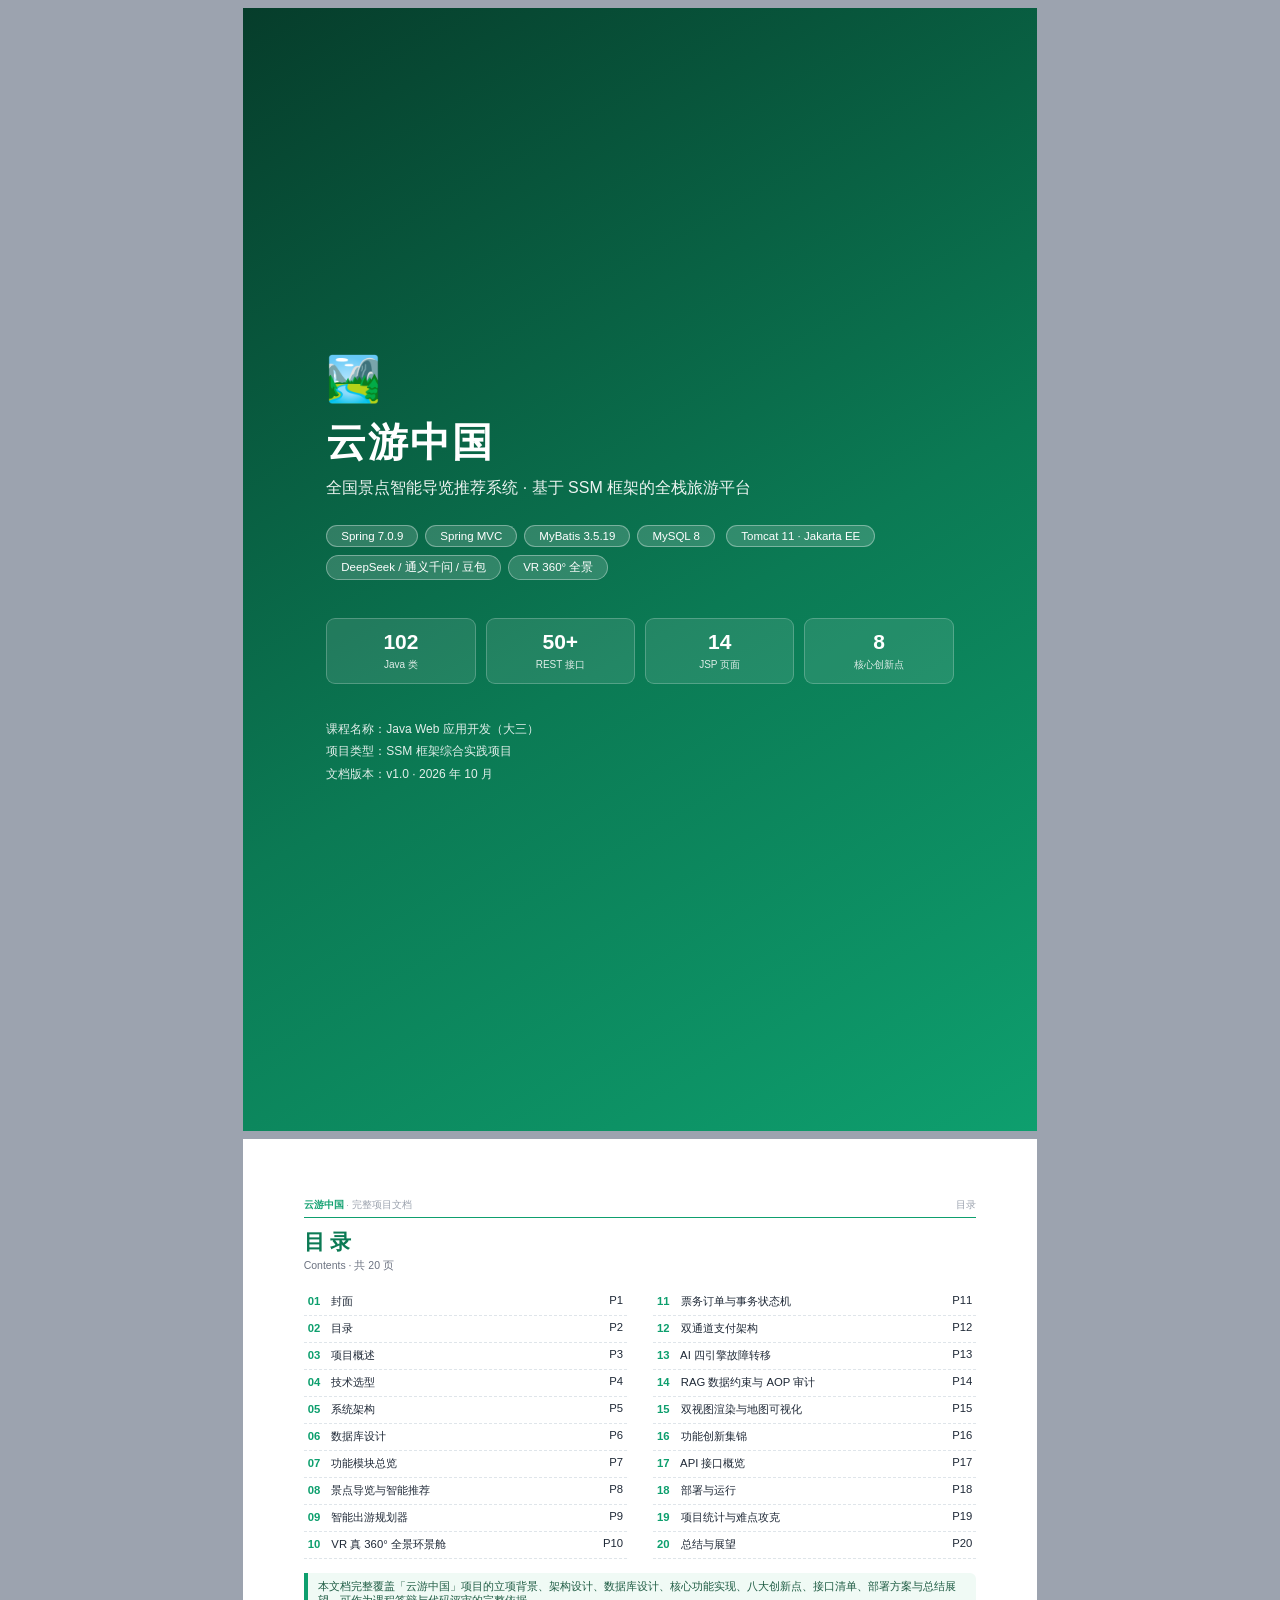
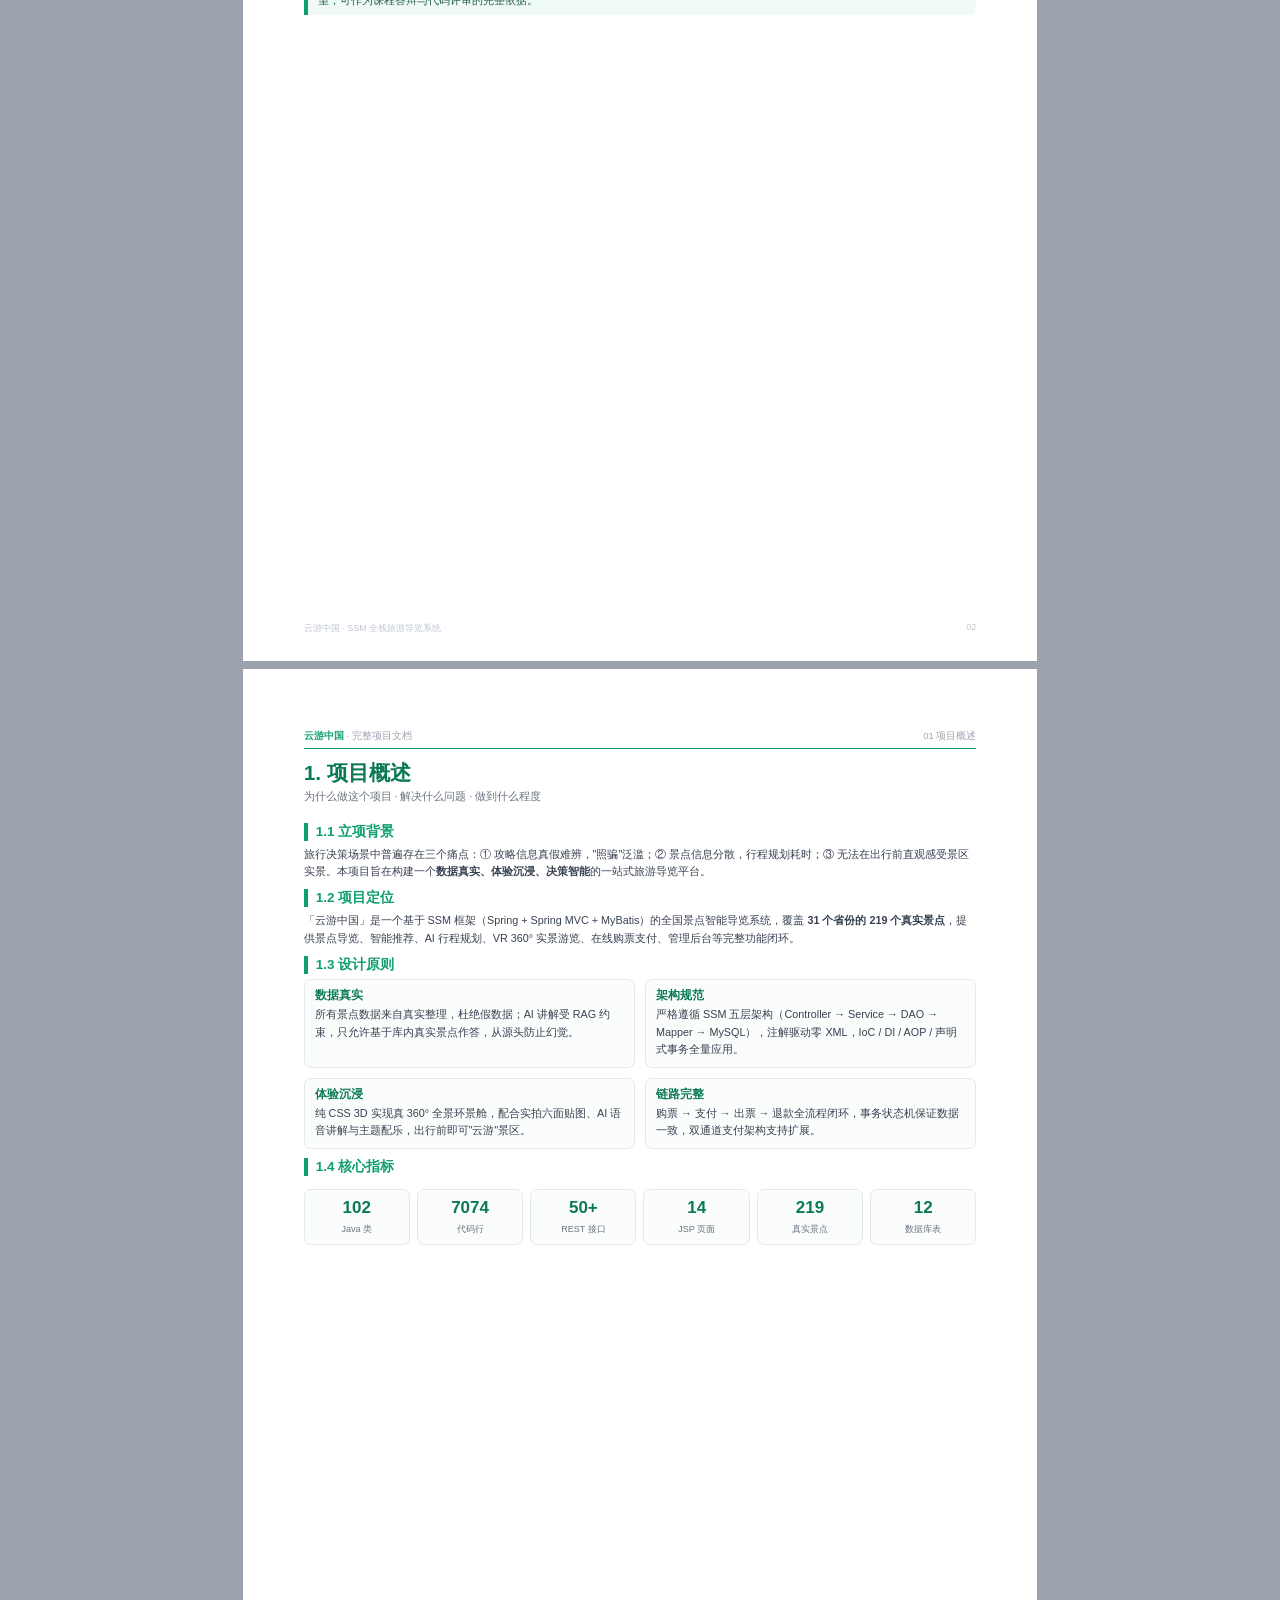
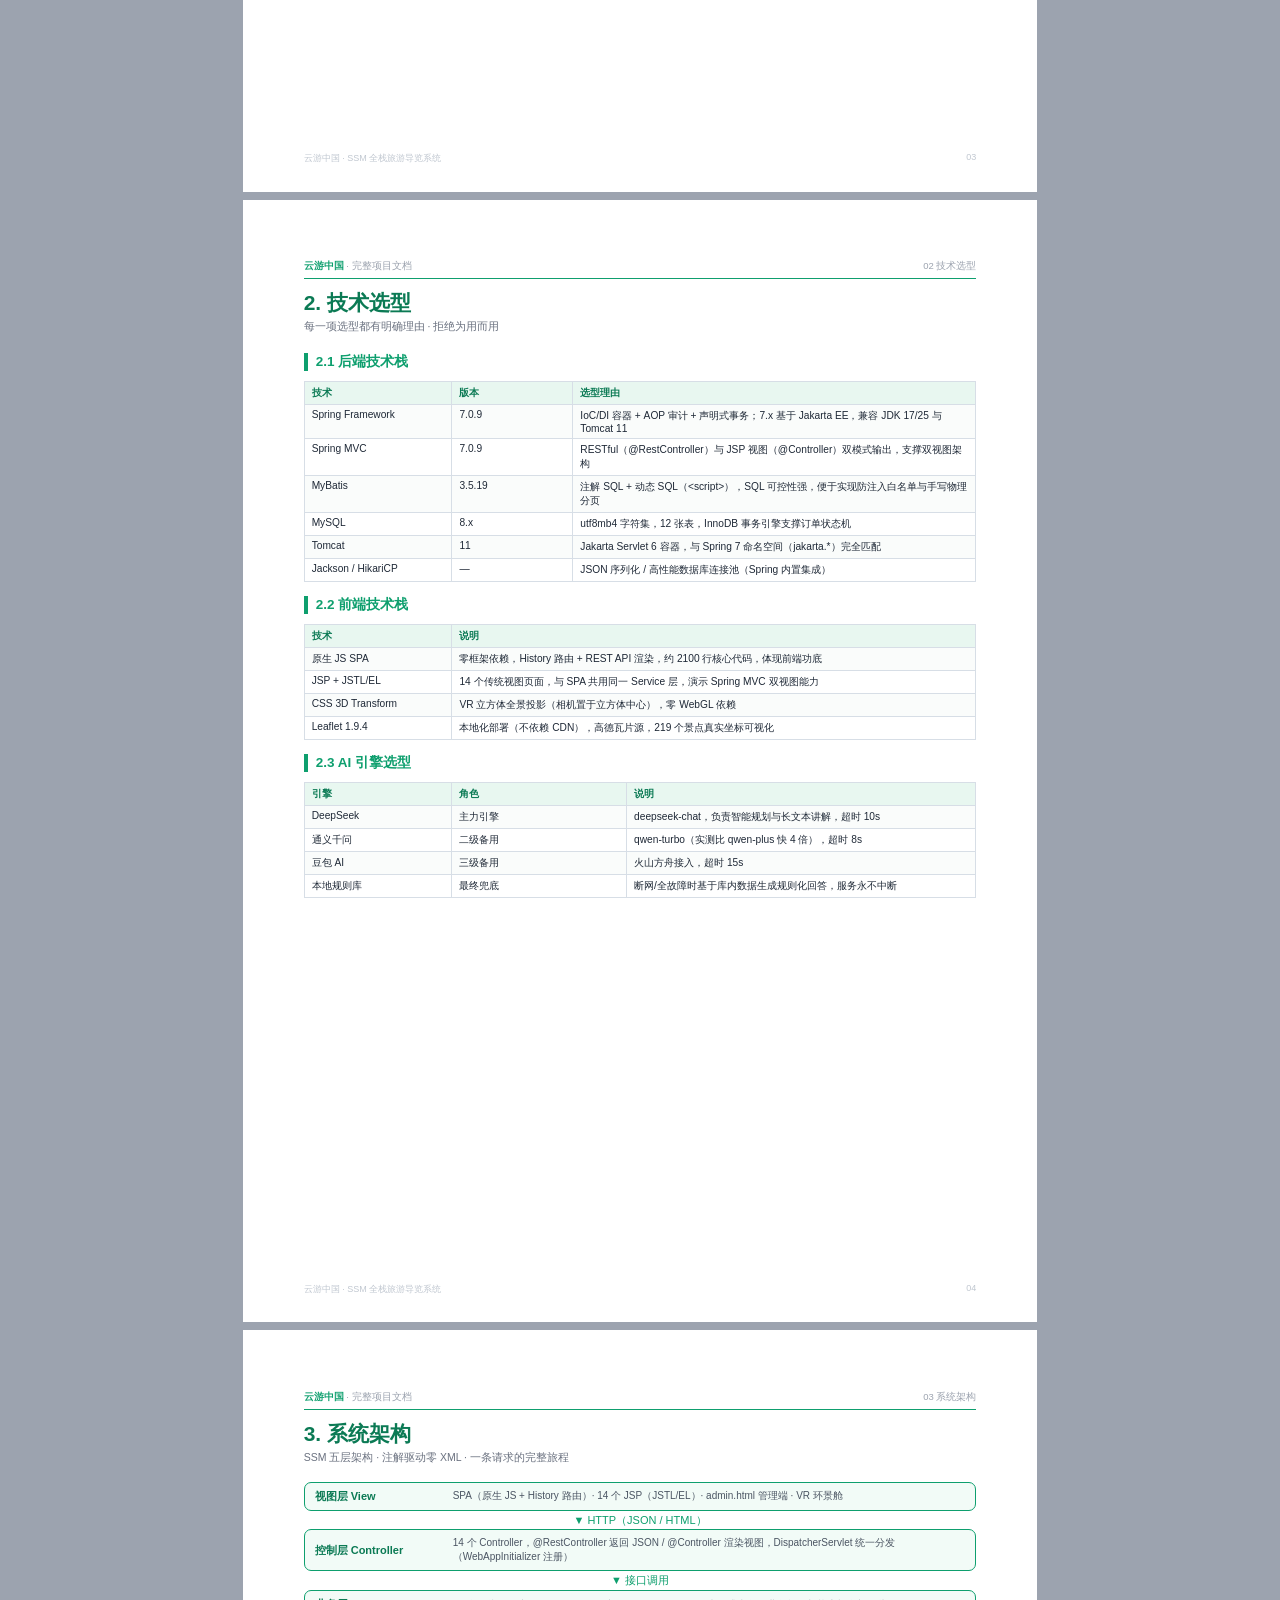
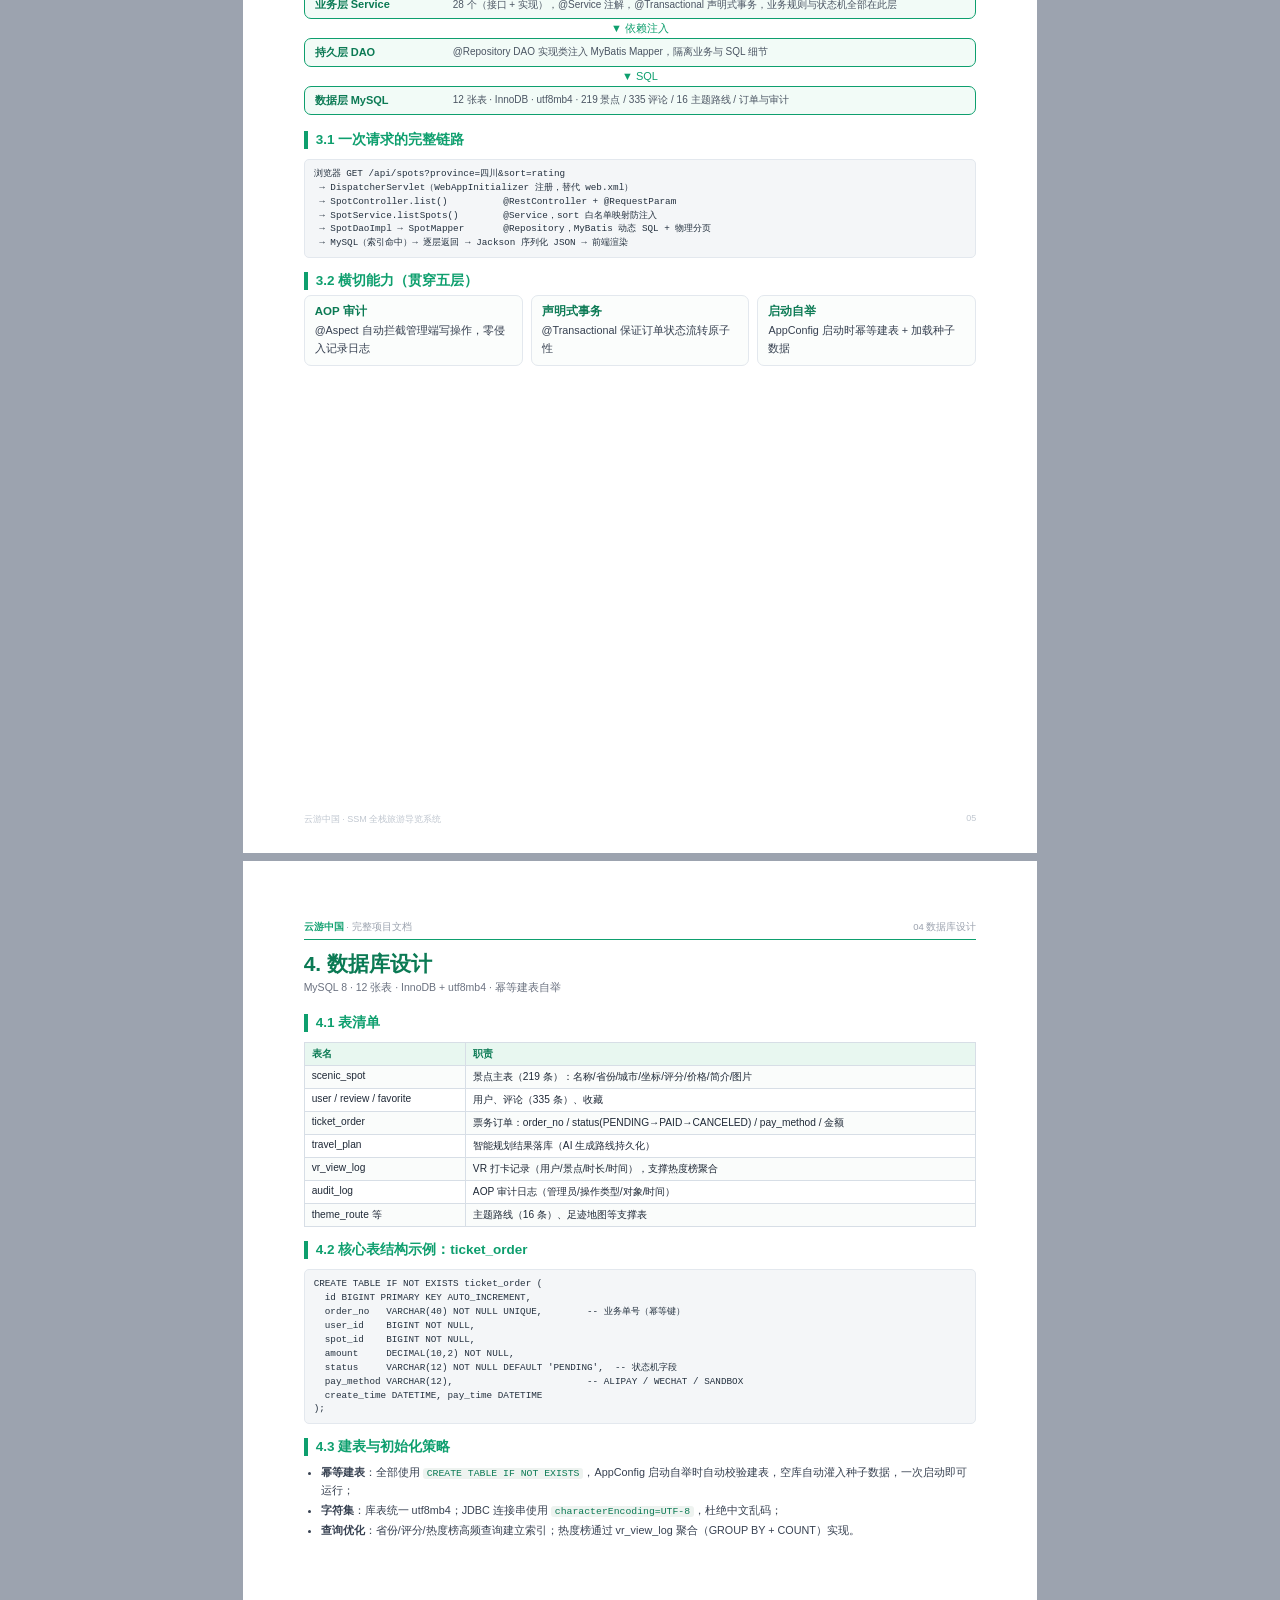
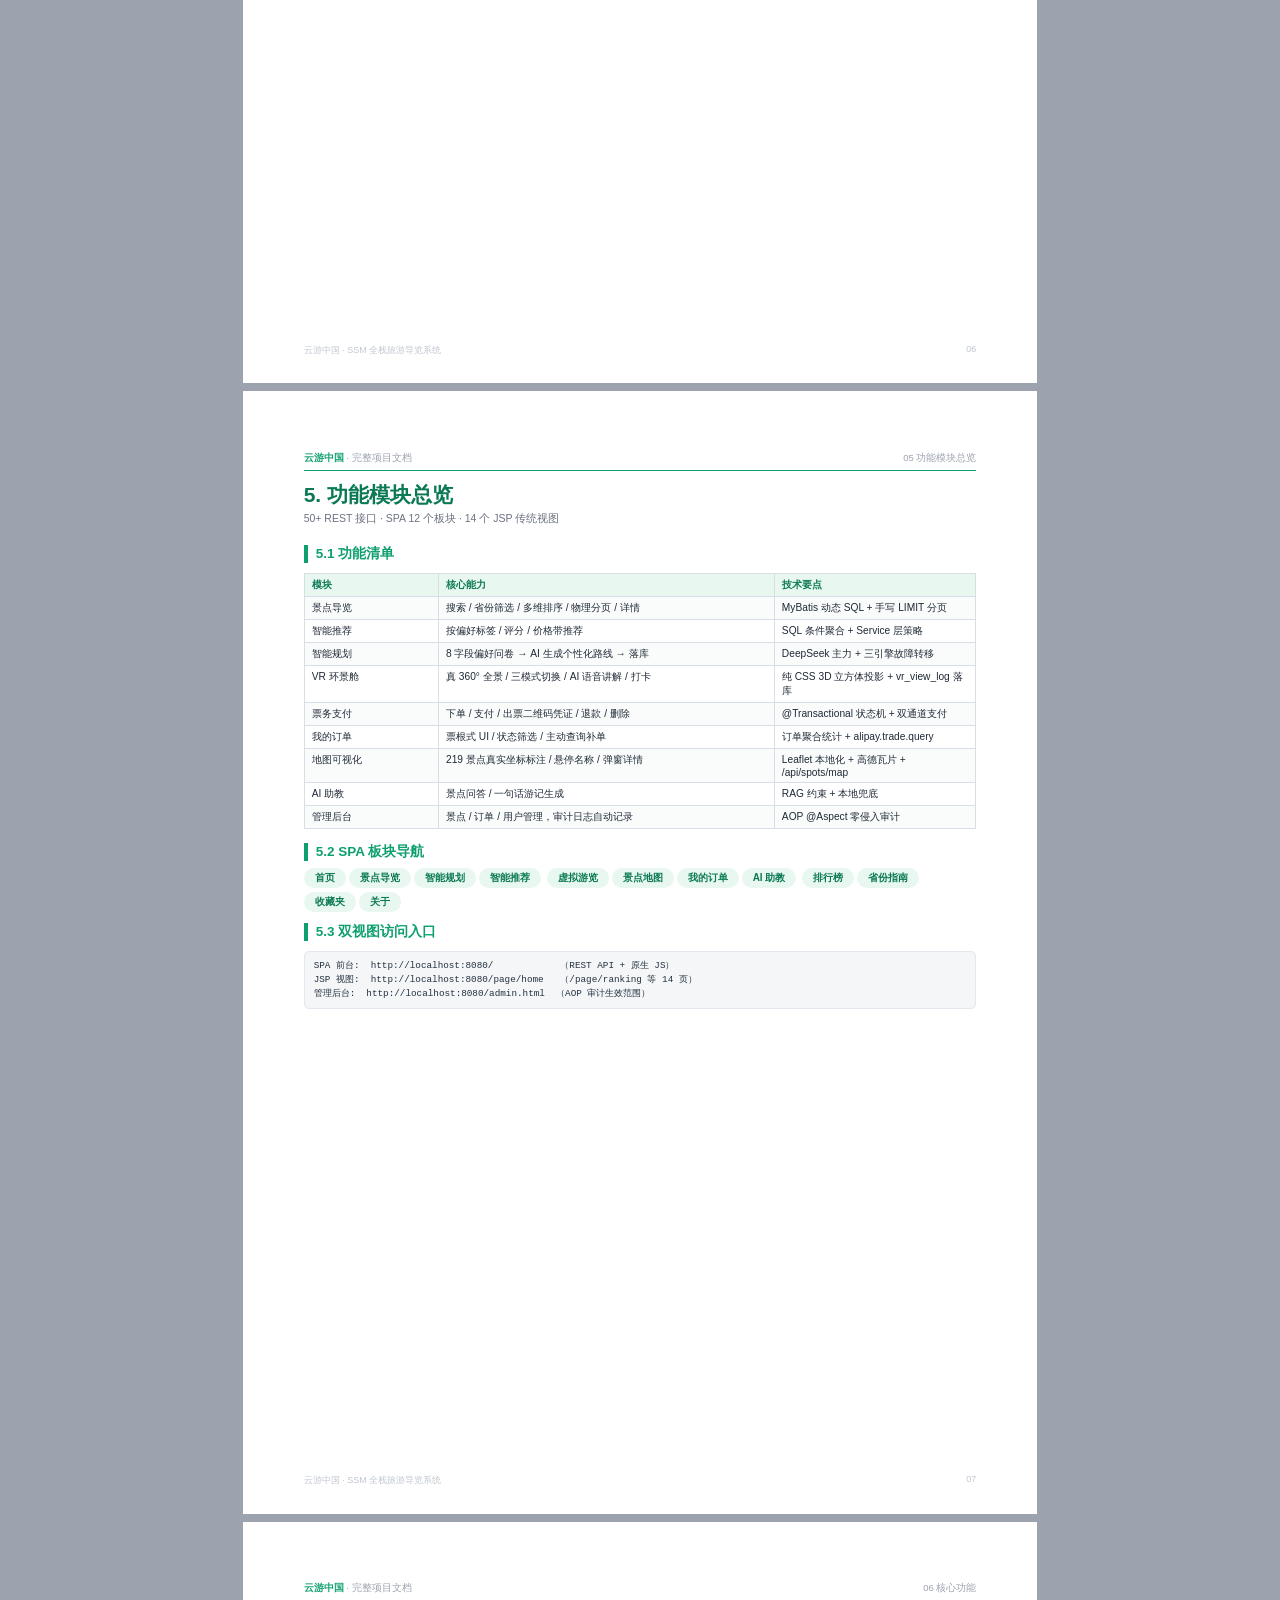
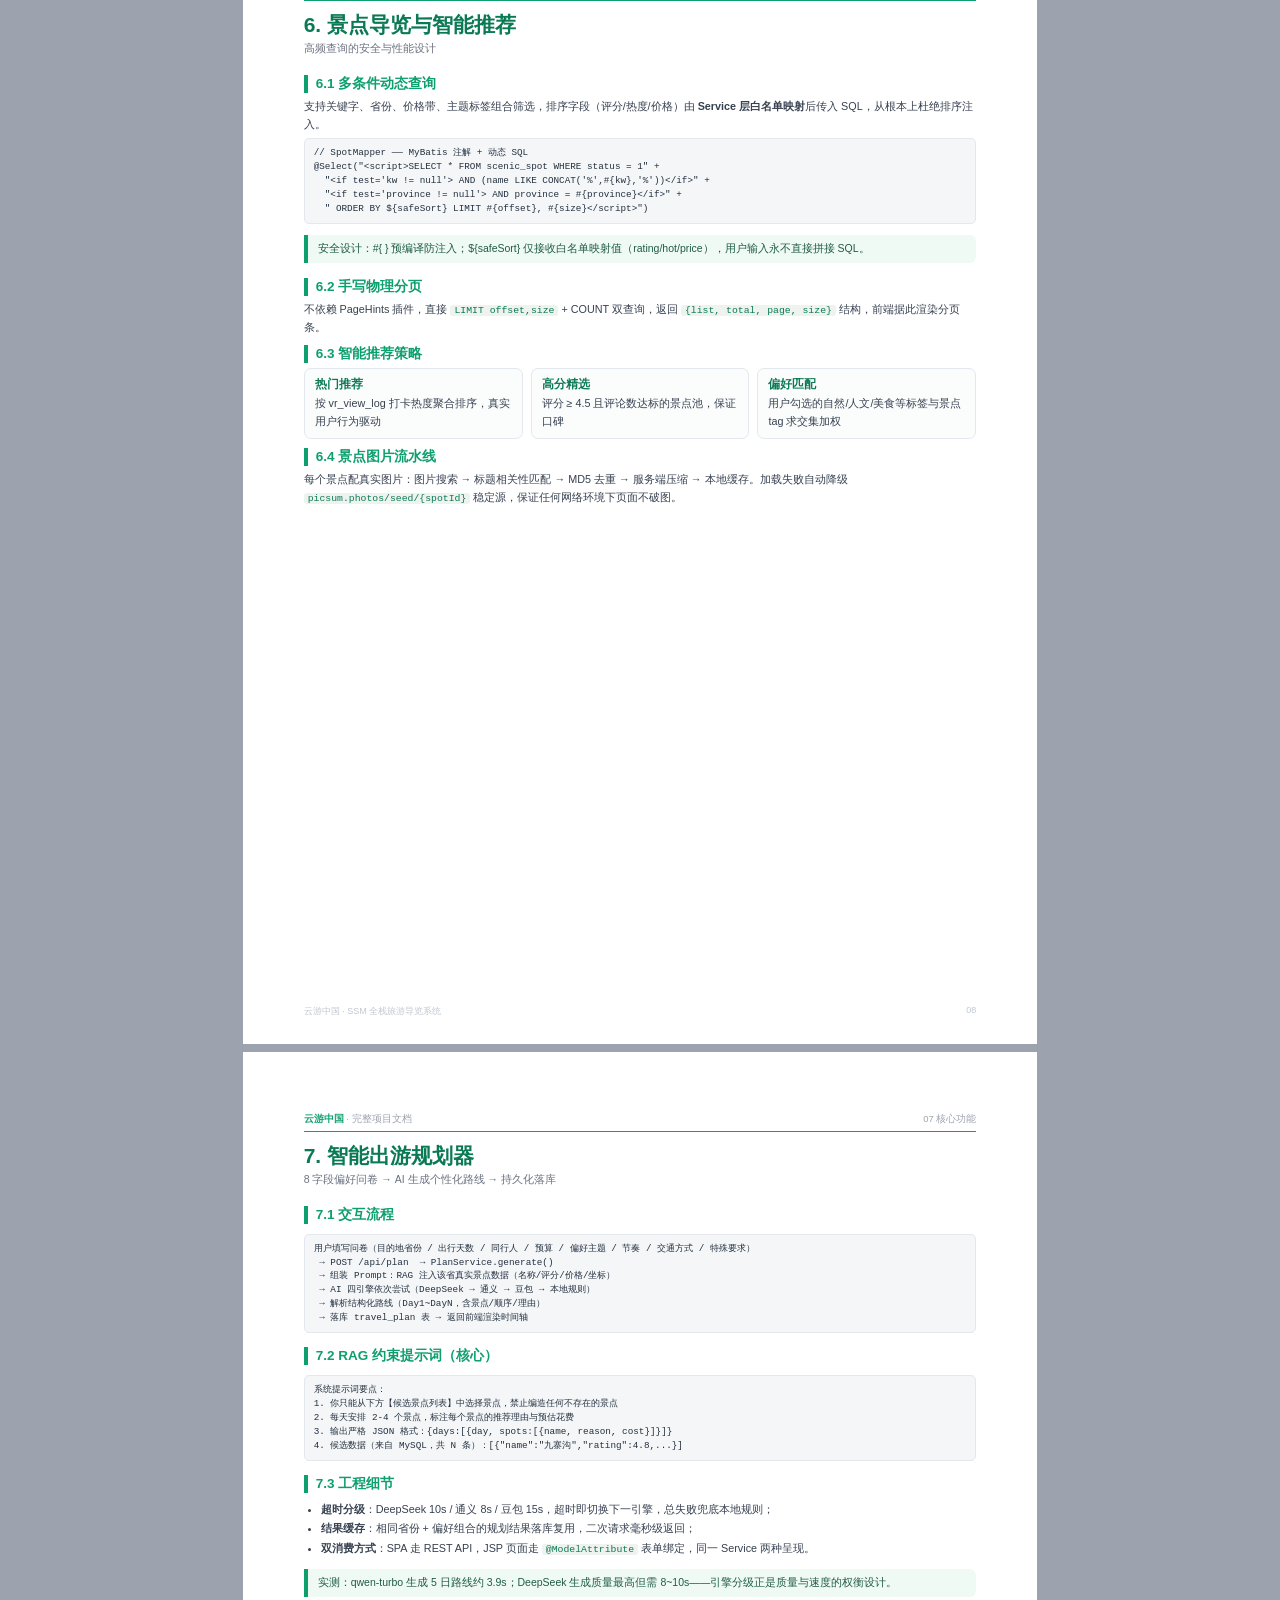
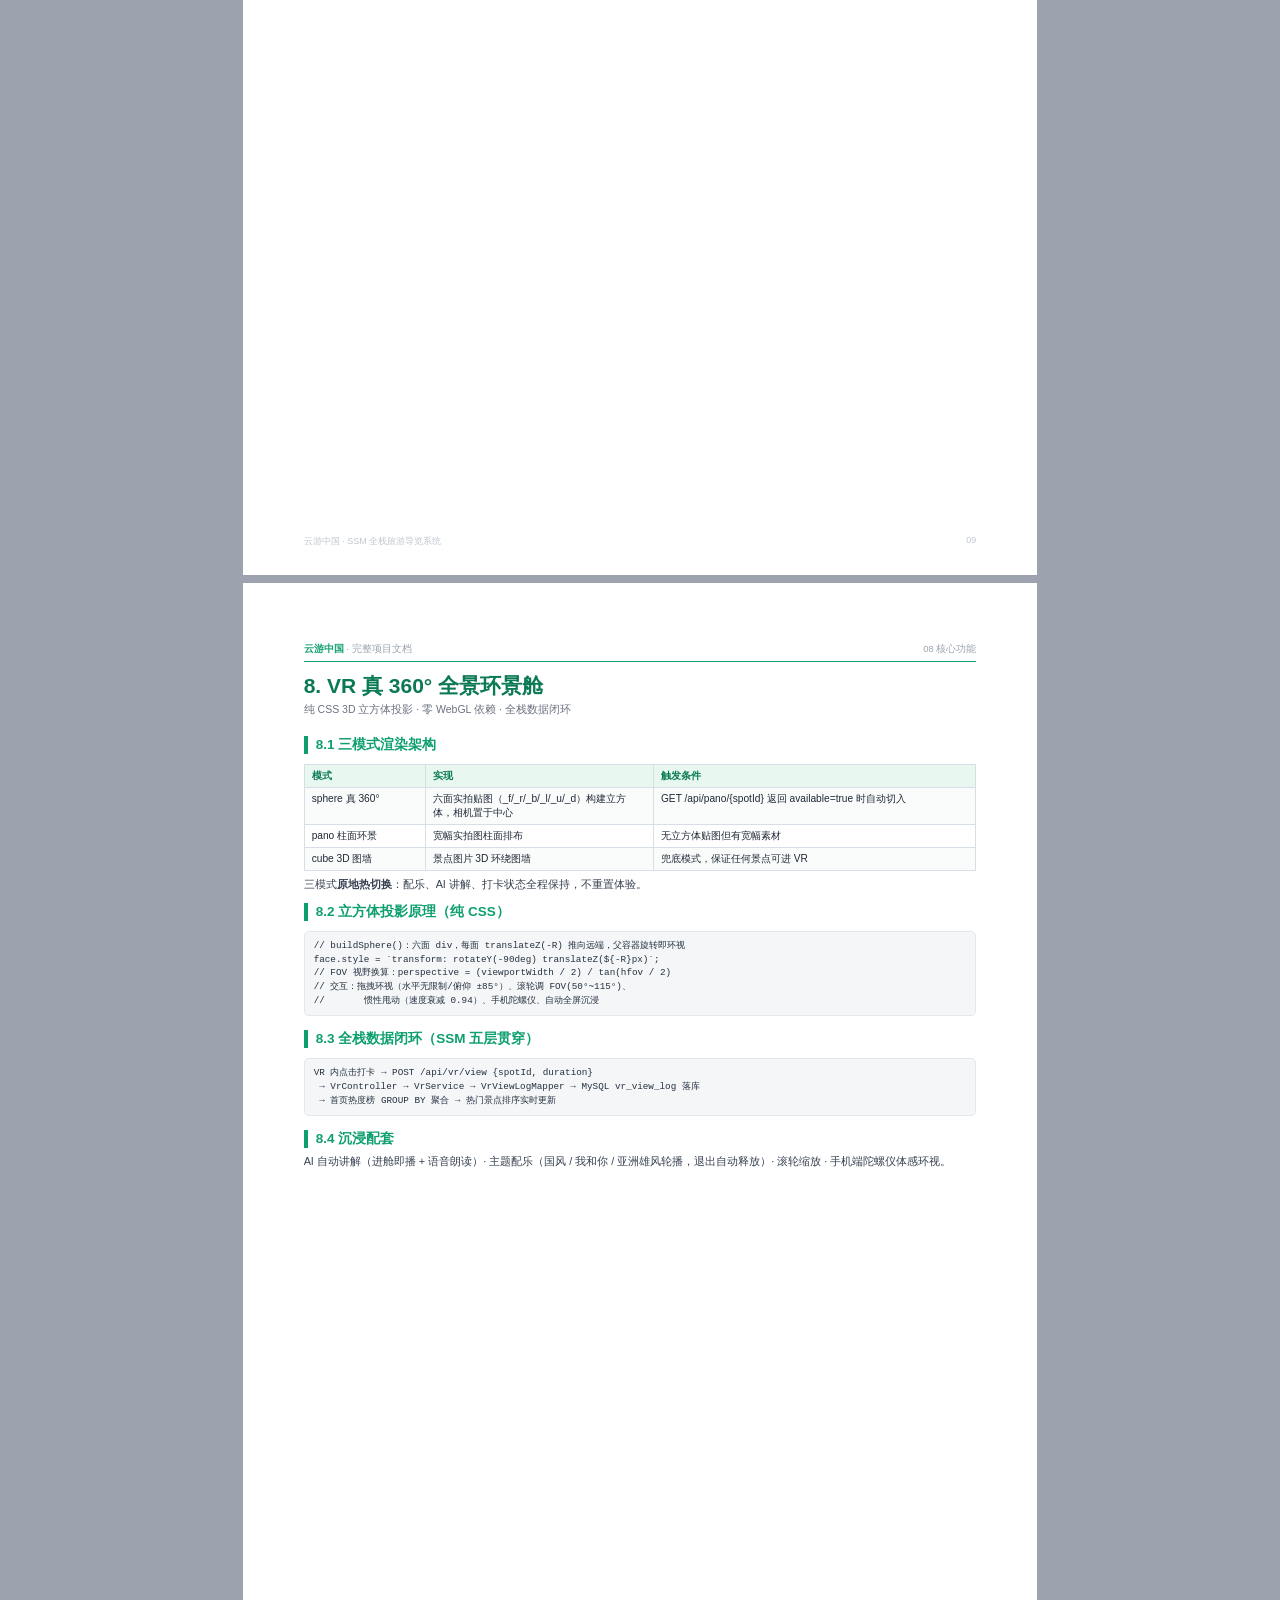
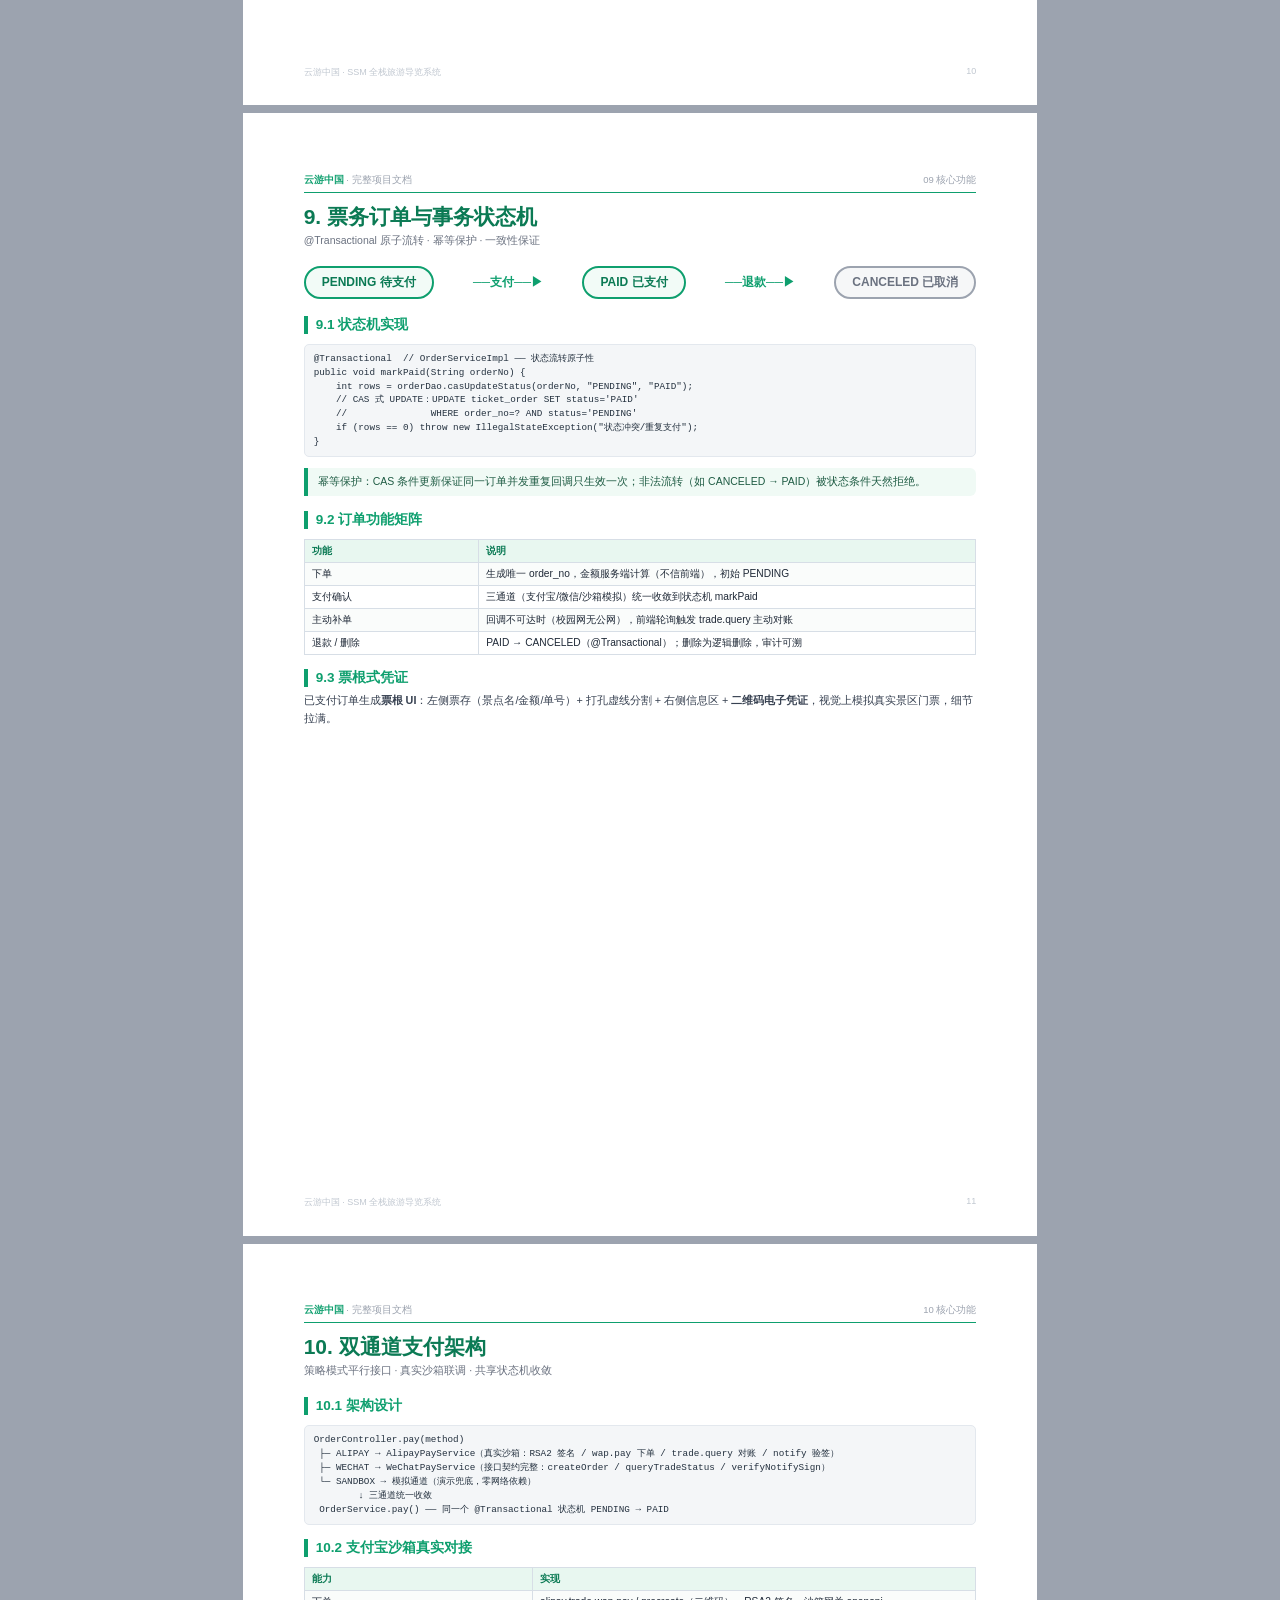
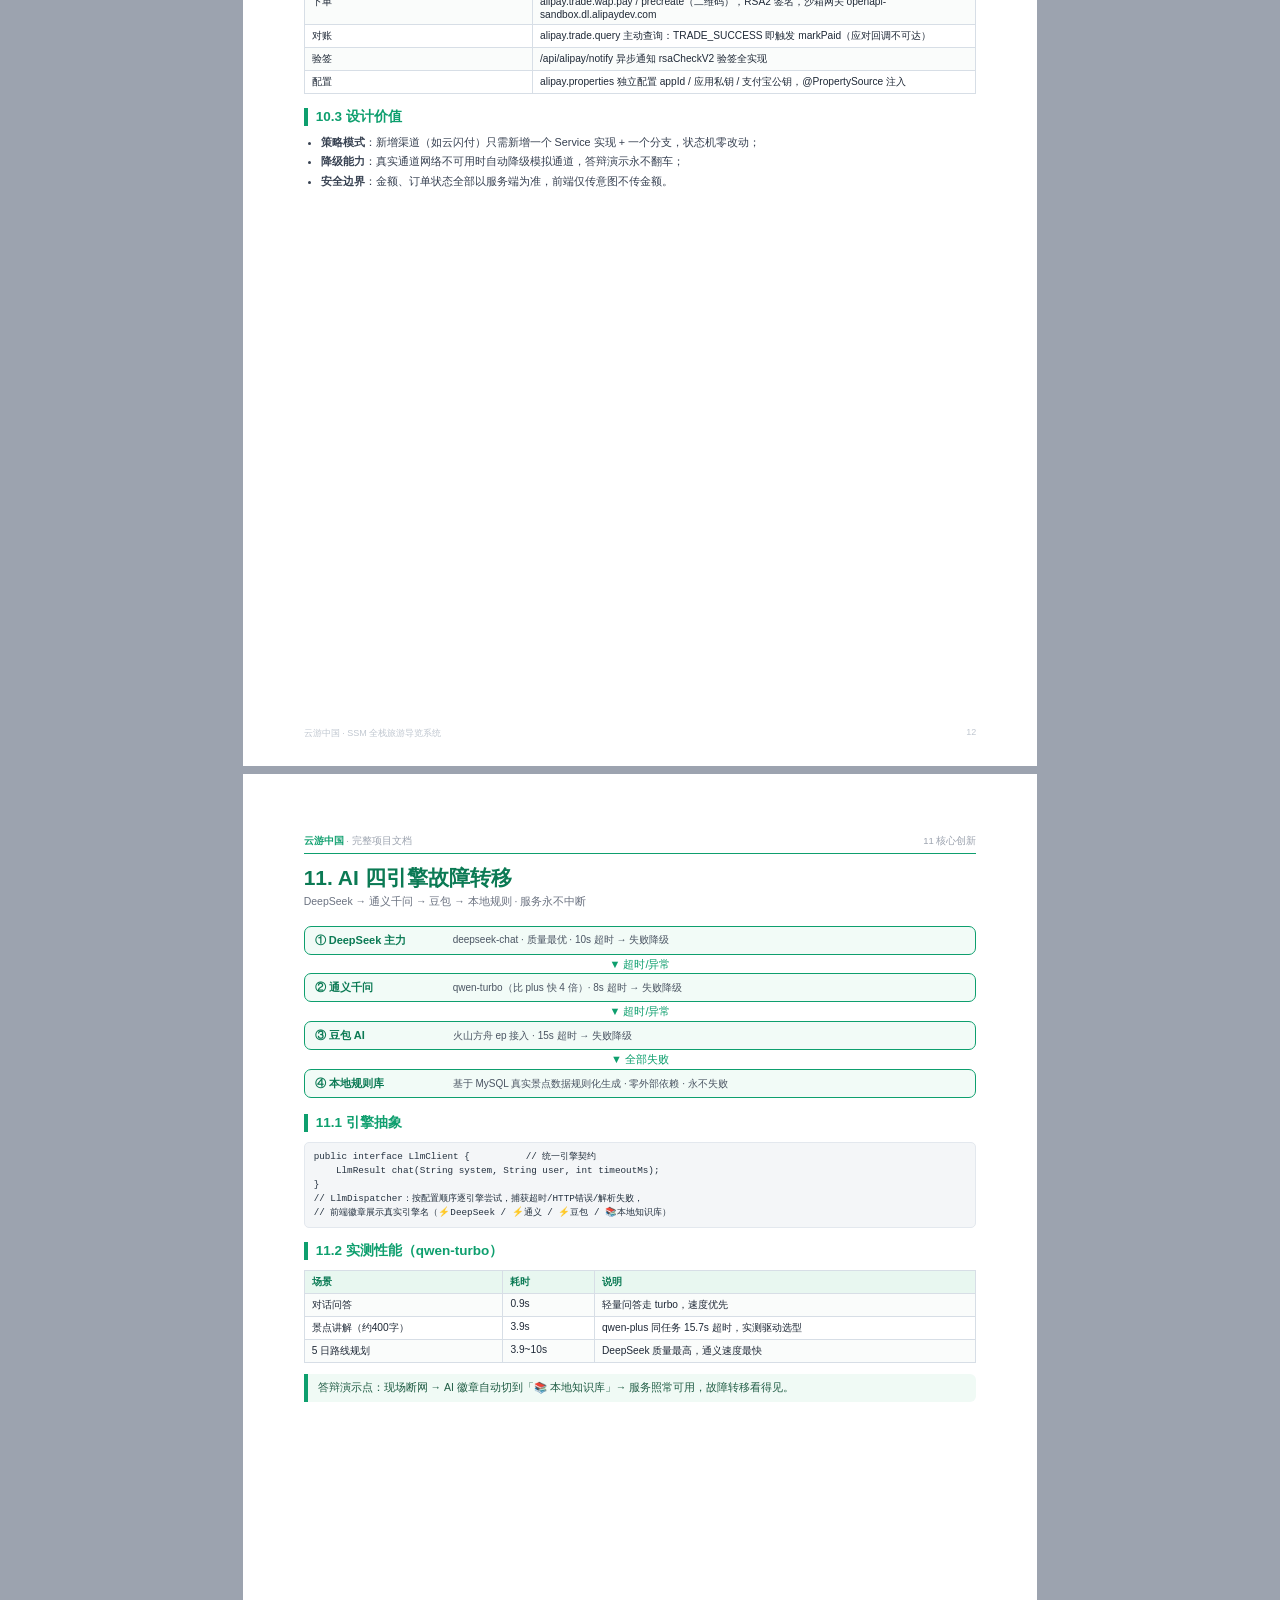
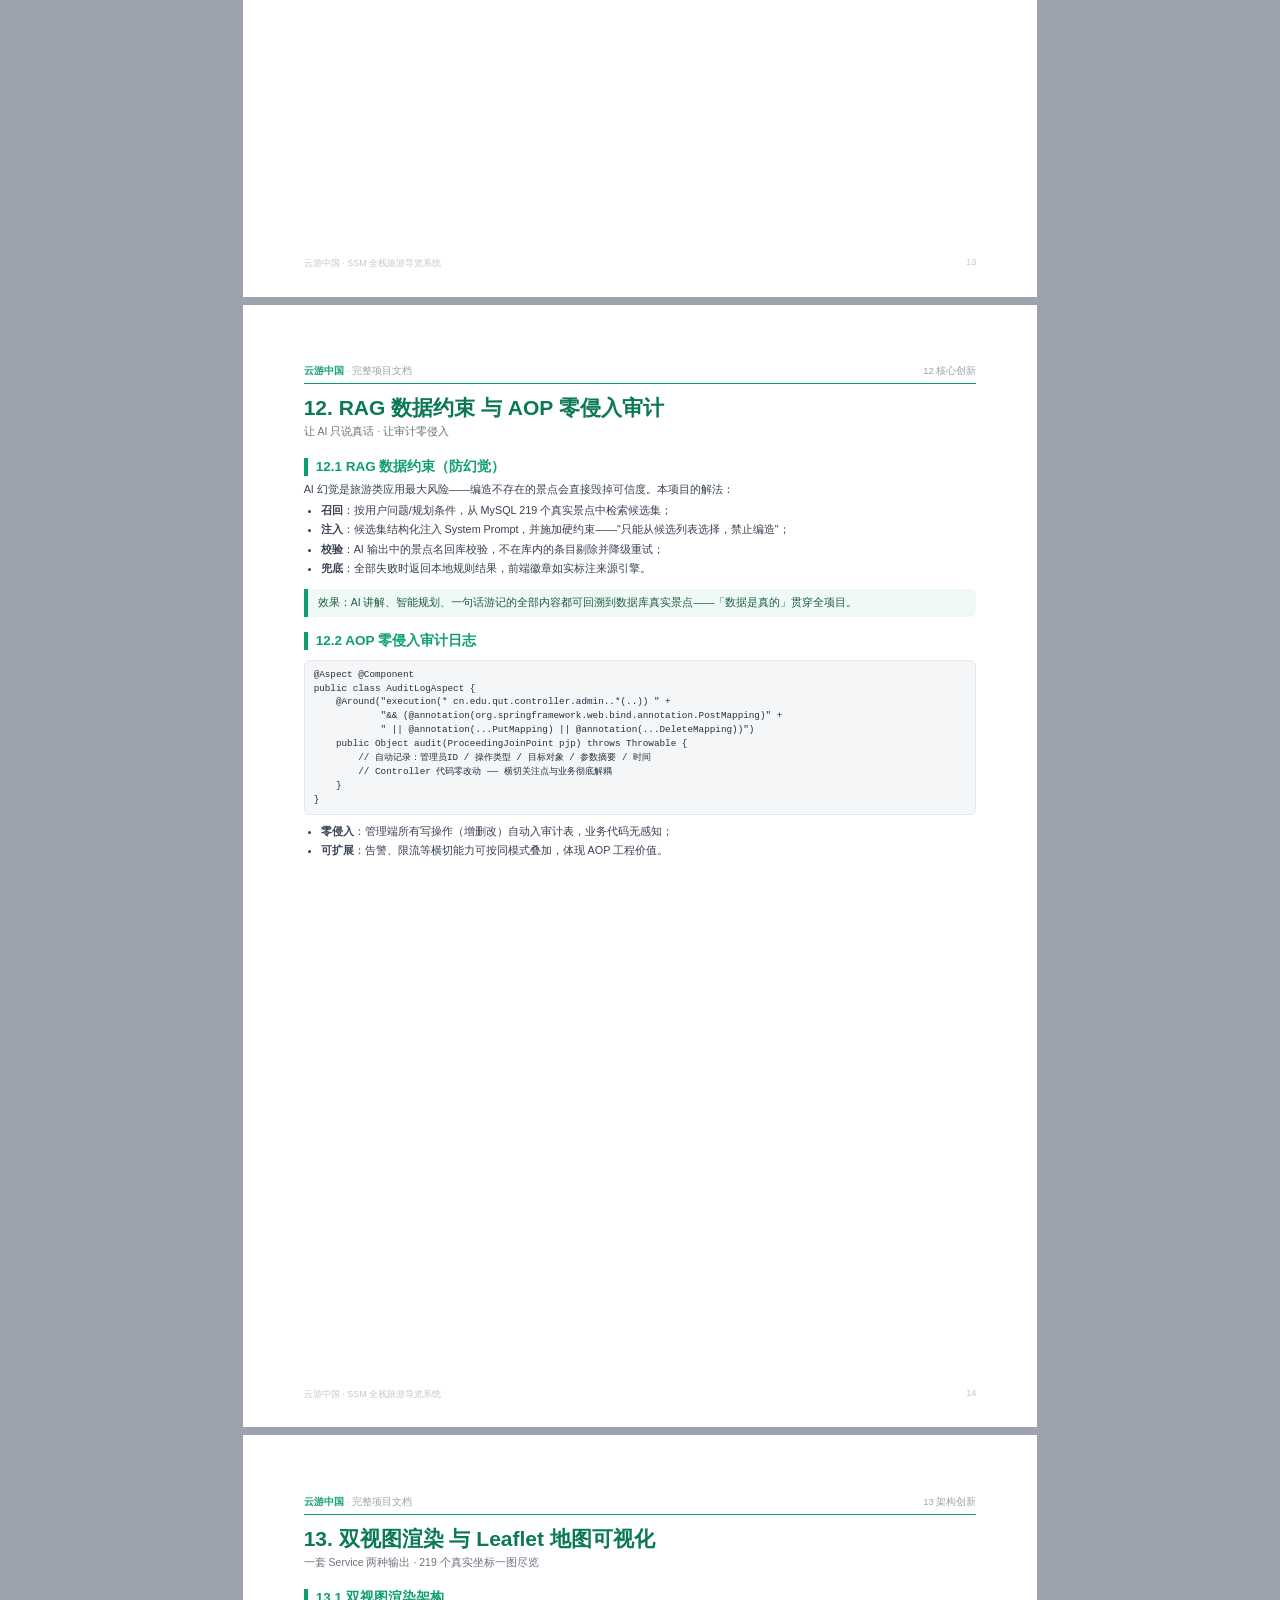
<file: docs/云游中国-项目文档.html>
<!DOCTYPE html>
<html lang="zh-CN">
<head>
<meta charset="UTF-8">
<title>云游中国 · 完整项目文档（20页）</title>
<style>
  @page { size: A4; margin: 0; }
  * { box-sizing: border-box; margin: 0; padding: 0; -webkit-print-color-adjust: exact; print-color-adjust: exact; }
  body { font-family: "Microsoft YaHei", "PingFang SC", sans-serif; color: #1f2937; background: #9ca3af; }
  .page {
    width: 210mm; height: 297mm; background: #fff; margin: 8px auto;
    padding: 16mm 16mm 14mm; position: relative; overflow: hidden;
    page-break-after: always; display: flex; flex-direction: column;
  }
  @media print { body { background:#fff; } .page { margin: 0; } }
  /* 页眉页脚 */
  .ph { display: flex; justify-content: space-between; align-items: center; font-size: 9.5px; color: #9ca3af; border-bottom: 1.5px solid #0e9f6e; padding-bottom: 5px; margin-bottom: 10px; }
  .ph b { color: #0e9f6e; }
  .pf { position: absolute; bottom: 7mm; left: 16mm; right: 16mm; display: flex; justify-content: space-between; font-size: 9px; color: #c0c7d0; }
  /* 标题 */
  h2.pt { font-size: 21px; color: #0b7a54; margin-bottom: 3px; }
  .pt-sub { font-size: 10.5px; color: #6b7280; margin-bottom: 10px; }
  h3 { font-size: 13.5px; color: #0e9f6e; margin: 9px 0 5px; padding-left: 8px; border-left: 4px solid #0e9f6e; }
  h4 { font-size: 11.5px; color: #374151; margin: 6px 0 3px; }
  p, li { font-size: 10.8px; line-height: 1.62; color: #374151; }
  ul, ol { padding-left: 17px; margin: 3px 0; }
  li { margin-bottom: 2px; }
  /* 表格 */
  table { width: 100%; border-collapse: collapse; margin: 5px 0; }
  th, td { border: 1px solid #d7dee6; padding: 4px 7px; font-size: 10.2px; text-align: left; vertical-align: top; }
  th { background: #e8f7f0; color: #0b7a54; font-weight: 700; }
  tr:nth-child(even) td { background: #fafcfb; }
  /* 代码 */
  pre { background: #f4f6f8; border: 1px solid #e3e8ee; border-radius: 5px; padding: 7px 9px; font-family: Consolas, monospace; font-size: 9.3px; line-height: 1.5; overflow: hidden; margin: 5px 0; color: #24313f; }
  code { font-family: Consolas, monospace; background: #eef3f0; padding: 0 4px; border-radius: 3px; font-size: 9.8px; color: #0b7a54; }
  /* 组件 */
  .grid2 { display: grid; grid-template-columns: 1fr 1fr; gap: 10px; }
  .grid3 { display: grid; grid-template-columns: 1fr 1fr 1fr; gap: 8px; }
  .card { border: 1px solid #e3e8ee; border-radius: 7px; padding: 8px 10px; background: #fbfdfc; }
  .card h4 { margin-top: 0; color: #0b7a54; }
  .badge { display: inline-block; background: #e8f7f0; color: #0b7a54; border-radius: 999px; padding: 2px 11px; font-size: 10px; font-weight: 700; margin: 2px 3px 2px 0; }
  .callout { background: #f0faf5; border-left: 4px solid #0e9f6e; border-radius: 0 6px 6px 0; padding: 7px 10px; font-size: 10.5px; margin: 6px 0; color: #1f5c44; }
  .warn { background: #fff8ec; border-left: 4px solid #f59e0b; color: #7a5a13; }
  .stat { display: grid; grid-template-columns: repeat(6, 1fr); gap: 7px; margin: 8px 0; }
  .stat div { text-align: center; border: 1px solid #e3e8ee; border-radius: 7px; padding: 8px 2px; background: #fbfdfc; }
  .stat b { display: block; font-size: 17px; color: #0b7a54; }
  .stat span { font-size: 9px; color: #6b7280; }
  /* 封面 */
  .cover { background: linear-gradient(150deg, #063d2b 0%, #0b7a54 55%, #0e9f6e 100%); color: #fff; justify-content: center; padding: 22mm; }
  .cover .logo { font-size: 44px; margin-bottom: 10px; }
  .cover h1 { font-size: 40px; letter-spacing: 2px; margin-bottom: 8px; }
  .cover .sub { font-size: 16px; opacity: .92; margin-bottom: 26px; }
  .cover .chips span { background: rgba(255,255,255,.16); border: 1px solid rgba(255,255,255,.35); border-radius: 999px; padding: 4px 14px; font-size: 11.5px; margin-right: 7px; display: inline-block; margin-bottom: 8px; }
  .cover .meta { margin-top: 34px; font-size: 12px; opacity: .88; line-height: 1.9; }
  .cover .cstat { display: grid; grid-template-columns: repeat(4,1fr); gap: 10px; margin-top: 30px; }
  .cover .cstat div { background: rgba(255,255,255,.10); border: 1px solid rgba(255,255,255,.22); border-radius: 9px; padding: 11px 4px; text-align: center; }
  .cover .cstat b { font-size: 21px; display: block; }
  .cover .cstat span { font-size: 10px; opacity: .85; }
  /* 目录 */
  .toc { columns: 2; column-gap: 26px; margin-top: 6px; }
  .toc div { font-size: 11.3px; padding: 5.5px 4px; border-bottom: 1px dashed #dfe5ea; break-inside: avoid; display: flex; justify-content: space-between; }
  .toc b { color: #0e9f6e; margin-right: 8px; }
  /* 架构图 */
  .arch { display: flex; flex-direction: column; gap: 5px; margin: 7px 0; }
  .arch .layer { border: 1.4px solid #0e9f6e; border-radius: 7px; padding: 6px 10px; background: #f2fbf7; display: flex; align-items: center; gap: 10px; }
  .arch .layer b { color: #0b7a54; min-width: 128px; font-size: 11px; }
  .arch .layer span { font-size: 10px; color: #4b5563; }
  .arch .arrow { text-align: center; color: #0e9f6e; font-size: 11px; line-height: .8; }
  /* 状态机 */
  .fsm { display: flex; align-items: center; justify-content: space-between; margin: 8px 0; }
  .fsm .st { border: 2px solid #0e9f6e; color: #0b7a54; border-radius: 999px; padding: 6px 16px; font-weight: 800; font-size: 12px; background: #f2fbf7; }
  .fsm .st.off { border-color: #9ca3af; color: #6b7280; background: #f6f7f8; }
  .fsm .arr { color: #0e9f6e; font-size: 12px; font-weight: 800; }
</style>
</head>
<body>

<!-- ============ 第 1 页 封面 ============ -->
<section class="page cover">
  <div class="logo">🏞️</div>
  <h1>云游中国</h1>
  <div class="sub">全国景点智能导览推荐系统 · 基于 SSM 框架的全栈旅游平台</div>
  <div class="chips">
    <span>Spring 7.0.9</span><span>Spring MVC</span><span>MyBatis 3.5.19</span><span>MySQL 8</span>
    <span>Tomcat 11 · Jakarta EE</span><span>DeepSeek / 通义千问 / 豆包</span><span>VR 360° 全景</span>
  </div>
  <div class="cstat">
    <div><b>102</b><span>Java 类</span></div>
    <div><b>50+</b><span>REST 接口</span></div>
    <div><b>14</b><span>JSP 页面</span></div>
    <div><b>8</b><span>核心创新点</span></div>
  </div>
  <div class="meta">
    课程名称：Java Web 应用开发（大三）<br>
    项目类型：SSM 框架综合实践项目<br>
    文档版本：v1.0 · 2026 年 10 月
  </div>
</section>

<!-- ============ 第 2 页 目录 ============ -->
<section class="page">
  <div class="ph"><span><b>云游中国</b> · 完整项目文档</span><span>目录</span></div>
  <h2 class="pt">目 录</h2>
  <div class="pt-sub">Contents · 共 20 页</div>
  <div class="toc">
    <div><span><b>01</b> 封面</span><span>P1</span></div>
    <div><span><b>02</b> 目录</span><span>P2</span></div>
    <div><span><b>03</b> 项目概述</span><span>P3</span></div>
    <div><span><b>04</b> 技术选型</span><span>P4</span></div>
    <div><span><b>05</b> 系统架构</span><span>P5</span></div>
    <div><span><b>06</b> 数据库设计</span><span>P6</span></div>
    <div><span><b>07</b> 功能模块总览</span><span>P7</span></div>
    <div><span><b>08</b> 景点导览与智能推荐</span><span>P8</span></div>
    <div><span><b>09</b> 智能出游规划器</span><span>P9</span></div>
    <div><span><b>10</b> VR 真 360° 全景环景舱</span><span>P10</span></div>
    <div><span><b>11</b> 票务订单与事务状态机</span><span>P11</span></div>
    <div><span><b>12</b> 双通道支付架构</span><span>P12</span></div>
    <div><span><b>13</b> AI 四引擎故障转移</span><span>P13</span></div>
    <div><span><b>14</b> RAG 数据约束与 AOP 审计</span><span>P14</span></div>
    <div><span><b>15</b> 双视图渲染与地图可视化</span><span>P15</span></div>
    <div><span><b>16</b> 功能创新集锦</span><span>P16</span></div>
    <div><span><b>17</b> API 接口概览</span><span>P17</span></div>
    <div><span><b>18</b> 部署与运行</span><span>P18</span></div>
    <div><span><b>19</b> 项目统计与难点攻克</span><span>P19</span></div>
    <div><span><b>20</b> 总结与展望</span><span>P20</span></div>
  </div>
  <div class="callout" style="margin-top:14px;">
    本文档完整覆盖「云游中国」项目的立项背景、架构设计、数据库设计、核心功能实现、八大创新点、接口清单、部署方案与总结展望，可作为课程答辩与代码评审的完整依据。
  </div>
  <div class="pf"><span>云游中国 · SSM 全栈旅游导览系统</span><span>02</span></div>
</section>

<!-- ============ 第 3 页 项目概述 ============ -->
<section class="page">
  <div class="ph"><span><b>云游中国</b> · 完整项目文档</span><span>01 项目概述</span></div>
  <h2 class="pt">1. 项目概述</h2>
  <div class="pt-sub">为什么做这个项目 · 解决什么问题 · 做到什么程度</div>
  <h3>1.1 立项背景</h3>
  <p>旅行决策场景中普遍存在三个痛点：① 攻略信息真假难辨，"照骗"泛滥；② 景点信息分散，行程规划耗时；③ 无法在出行前直观感受景区实景。本项目旨在构建一个<b>数据真实、体验沉浸、决策智能</b>的一站式旅游导览平台。</p>
  <h3>1.2 项目定位</h3>
  <p>「云游中国」是一个基于 SSM 框架（Spring + Spring MVC + MyBatis）的全国景点智能导览系统，覆盖 <b>31 个省份的 219 个真实景点</b>，提供景点导览、智能推荐、AI 行程规划、VR 360° 实景游览、在线购票支付、管理后台等完整功能闭环。</p>
  <h3>1.3 设计原则</h3>
  <div class="grid2">
    <div class="card"><h4>数据真实</h4><p>所有景点数据来自真实整理，杜绝假数据；AI 讲解受 RAG 约束，只允许基于库内真实景点作答，从源头防止幻觉。</p></div>
    <div class="card"><h4>架构规范</h4><p>严格遵循 SSM 五层架构（Controller → Service → DAO → Mapper → MySQL），注解驱动零 XML，IoC / DI / AOP / 声明式事务全量应用。</p></div>
    <div class="card"><h4>体验沉浸</h4><p>纯 CSS 3D 实现真 360° 全景环景舱，配合实拍六面贴图、AI 语音讲解与主题配乐，出行前即可"云游"景区。</p></div>
    <div class="card"><h4>链路完整</h4><p>购票 → 支付 → 出票 → 退款全流程闭环，事务状态机保证数据一致，双通道支付架构支持扩展。</p></div>
  </div>
  <h3>1.4 核心指标</h3>
  <div class="stat">
    <div><b>102</b><span>Java 类</span></div>
    <div><b>7074</b><span>代码行</span></div>
    <div><b>50+</b><span>REST 接口</span></div>
    <div><b>14</b><span>JSP 页面</span></div>
    <div><b>219</b><span>真实景点</span></div>
    <div><b>12</b><span>数据库表</span></div>
  </div>
  <div class="pf"><span>云游中国 · SSM 全栈旅游导览系统</span><span>03</span></div>
</section>

<!-- ============ 第 4 页 技术选型 ============ -->
<section class="page">
  <div class="ph"><span><b>云游中国</b> · 完整项目文档</span><span>02 技术选型</span></div>
  <h2 class="pt">2. 技术选型</h2>
  <div class="pt-sub">每一项选型都有明确理由 · 拒绝为用而用</div>
  <h3>2.1 后端技术栈</h3>
  <table>
    <tr><th style="width:22%">技术</th><th style="width:18%">版本</th><th>选型理由</th></tr>
    <tr><td>Spring Framework</td><td>7.0.9</td><td>IoC/DI 容器 + AOP 审计 + 声明式事务；7.x 基于 Jakarta EE，兼容 JDK 17/25 与 Tomcat 11</td></tr>
    <tr><td>Spring MVC</td><td>7.0.9</td><td>RESTful（@RestController）与 JSP 视图（@Controller）双模式输出，支撑双视图架构</td></tr>
    <tr><td>MyBatis</td><td>3.5.19</td><td>注解 SQL + 动态 SQL（&lt;script&gt;），SQL 可控性强，便于实现防注入白名单与手写物理分页</td></tr>
    <tr><td>MySQL</td><td>8.x</td><td>utf8mb4 字符集，12 张表，InnoDB 事务引擎支撑订单状态机</td></tr>
    <tr><td>Tomcat</td><td>11</td><td>Jakarta Servlet 6 容器，与 Spring 7 命名空间（jakarta.*）完全匹配</td></tr>
    <tr><td>Jackson / HikariCP</td><td>—</td><td>JSON 序列化 / 高性能数据库连接池（Spring 内置集成）</td></tr>
  </table>
  <h3>2.2 前端技术栈</h3>
  <table>
    <tr><th style="width:22%">技术</th><th>说明</th></tr>
    <tr><td>原生 JS SPA</td><td>零框架依赖，History 路由 + REST API 渲染，约 2100 行核心代码，体现前端功底</td></tr>
    <tr><td>JSP + JSTL/EL</td><td>14 个传统视图页面，与 SPA 共用同一 Service 层，演示 Spring MVC 双视图能力</td></tr>
    <tr><td>CSS 3D Transform</td><td>VR 立方体全景投影（相机置于立方体中心），零 WebGL 依赖</td></tr>
    <tr><td>Leaflet 1.9.4</td><td>本地化部署（不依赖 CDN），高德瓦片源，219 个景点真实坐标可视化</td></tr>
  </table>
  <h3>2.3 AI 引擎选型</h3>
  <table>
    <tr><th style="width:22%">引擎</th><th style="width:26%">角色</th><th>说明</th></tr>
    <tr><td>DeepSeek</td><td>主力引擎</td><td>deepseek-chat，负责智能规划与长文本讲解，超时 10s</td></tr>
    <tr><td>通义千问</td><td>二级备用</td><td>qwen-turbo（实测比 qwen-plus 快 4 倍），超时 8s</td></tr>
    <tr><td>豆包 AI</td><td>三级备用</td><td>火山方舟接入，超时 15s</td></tr>
    <tr><td>本地规则库</td><td>最终兜底</td><td>断网/全故障时基于库内数据生成规则化回答，服务永不中断</td></tr>
  </table>
  <div class="pf"><span>云游中国 · SSM 全栈旅游导览系统</span><span>04</span></div>
</section>

<!-- ============ 第 5 页 系统架构 ============ -->
<section class="page">
  <div class="ph"><span><b>云游中国</b> · 完整项目文档</span><span>03 系统架构</span></div>
  <h2 class="pt">3. 系统架构</h2>
  <div class="pt-sub">SSM 五层架构 · 注解驱动零 XML · 一条请求的完整旅程</div>
  <div class="arch">
    <div class="layer"><b>视图层 View</b><span>SPA（原生 JS + History 路由）· 14 个 JSP（JSTL/EL）· admin.html 管理端 · VR 环景舱</span></div>
    <div class="arrow">▼ HTTP（JSON / HTML）</div>
    <div class="layer"><b>控制层 Controller</b><span>14 个 Controller，@RestController 返回 JSON / @Controller 渲染视图，DispatcherServlet 统一分发（WebAppInitializer 注册）</span></div>
    <div class="arrow">▼ 接口调用</div>
    <div class="layer"><b>业务层 Service</b><span>28 个（接口 + 实现），@Service 注解，@Transactional 声明式事务，业务规则与状态机全部在此层</span></div>
    <div class="arrow">▼ 依赖注入</div>
    <div class="layer"><b>持久层 DAO</b><span>@Repository DAO 实现类注入 MyBatis Mapper，隔离业务与 SQL 细节</span></div>
    <div class="arrow">▼ SQL</div>
    <div class="layer"><b>数据层 MySQL</b><span>12 张表 · InnoDB · utf8mb4 · 219 景点 / 335 评论 / 16 主题路线 / 订单与审计</span></div>
  </div>
  <h3>3.1 一次请求的完整链路</h3>
  <pre>浏览器 GET /api/spots?province=四川&amp;sort=rating
 → DispatcherServlet（WebAppInitializer 注册，替代 web.xml）
 → SpotController.list()          @RestController + @RequestParam
 → SpotService.listSpots()        @Service，sort 白名单映射防注入
 → SpotDaoImpl → SpotMapper       @Repository，MyBatis 动态 SQL + 物理分页
 → MySQL（索引命中）→ 逐层返回 → Jackson 序列化 JSON → 前端渲染</pre>
  <h3>3.2 横切能力（贯穿五层）</h3>
  <div class="grid3">
    <div class="card"><h4>AOP 审计</h4><p>@Aspect 自动拦截管理端写操作，零侵入记录日志</p></div>
    <div class="card"><h4>声明式事务</h4><p>@Transactional 保证订单状态流转原子性</p></div>
    <div class="card"><h4>启动自举</h4><p>AppConfig 启动时幂等建表 + 加载种子数据</p></div>
  </div>
  <div class="pf"><span>云游中国 · SSM 全栈旅游导览系统</span><span>05</span></div>
</section>

<!-- ============ 第 6 页 数据库设计 ============ -->
<section class="page">
  <div class="ph"><span><b>云游中国</b> · 完整项目文档</span><span>04 数据库设计</span></div>
  <h2 class="pt">4. 数据库设计</h2>
  <div class="pt-sub">MySQL 8 · 12 张表 · InnoDB + utf8mb4 · 幂等建表自举</div>
  <h3>4.1 表清单</h3>
  <table>
    <tr><th style="width:24%">表名</th><th>职责</th></tr>
    <tr><td>scenic_spot</td><td>景点主表（219 条）：名称/省份/城市/坐标/评分/价格/简介/图片</td></tr>
    <tr><td>user / review / favorite</td><td>用户、评论（335 条）、收藏</td></tr>
    <tr><td>ticket_order</td><td>票务订单：order_no / status(PENDING→PAID→CANCELED) / pay_method / 金额</td></tr>
    <tr><td>travel_plan</td><td>智能规划结果落库（AI 生成路线持久化）</td></tr>
    <tr><td>vr_view_log</td><td>VR 打卡记录（用户/景点/时长/时间），支撑热度榜聚合</td></tr>
    <tr><td>audit_log</td><td>AOP 审计日志（管理员/操作类型/对象/时间）</td></tr>
    <tr><td>theme_route 等</td><td>主题路线（16 条）、足迹地图等支撑表</td></tr>
  </table>
  <h3>4.2 核心表结构示例：ticket_order</h3>
  <pre>CREATE TABLE IF NOT EXISTS ticket_order (
  id BIGINT PRIMARY KEY AUTO_INCREMENT,
  order_no   VARCHAR(40) NOT NULL UNIQUE,        -- 业务单号（幂等键）
  user_id    BIGINT NOT NULL,
  spot_id    BIGINT NOT NULL,
  amount     DECIMAL(10,2) NOT NULL,
  status     VARCHAR(12) NOT NULL DEFAULT 'PENDING',  -- 状态机字段
  pay_method VARCHAR(12),                        -- ALIPAY / WECHAT / SANDBOX
  create_time DATETIME, pay_time DATETIME
);</pre>
  <h3>4.3 建表与初始化策略</h3>
  <ul>
    <li><b>幂等建表</b>：全部使用 <code>CREATE TABLE IF NOT EXISTS</code>，AppConfig 启动自举时自动校验建表，空库自动灌入种子数据，一次启动即可运行；</li>
    <li><b>字符集</b>：库表统一 utf8mb4；JDBC 连接串使用 <code>characterEncoding=UTF-8</code>，杜绝中文乱码；</li>
    <li><b>查询优化</b>：省份/评分/热度榜高频查询建立索引；热度榜通过 vr_view_log 聚合（GROUP BY + COUNT）实现。</li>
  </ul>
  <div class="pf"><span>云游中国 · SSM 全栈旅游导览系统</span><span>06</span></div>
</section>

<!-- ============ 第 7 页 功能模块总览 ============ -->
<section class="page">
  <div class="ph"><span><b>云游中国</b> · 完整项目文档</span><span>05 功能模块总览</span></div>
  <h2 class="pt">5. 功能模块总览</h2>
  <div class="pt-sub">50+ REST 接口 · SPA 12 个板块 · 14 个 JSP 传统视图</div>
  <h3>5.1 功能清单</h3>
  <table>
    <tr><th style="width:20%">模块</th><th>核心能力</th><th style="width:30%">技术要点</th></tr>
    <tr><td>景点导览</td><td>搜索 / 省份筛选 / 多维排序 / 物理分页 / 详情</td><td>MyBatis 动态 SQL + 手写 LIMIT 分页</td></tr>
    <tr><td>智能推荐</td><td>按偏好标签 / 评分 / 价格带推荐</td><td>SQL 条件聚合 + Service 层策略</td></tr>
    <tr><td>智能规划</td><td>8 字段偏好问卷 → AI 生成个性化路线 → 落库</td><td>DeepSeek 主力 + 三引擎故障转移</td></tr>
    <tr><td>VR 环景舱</td><td>真 360° 全景 / 三模式切换 / AI 语音讲解 / 打卡</td><td>纯 CSS 3D 立方体投影 + vr_view_log 落库</td></tr>
    <tr><td>票务支付</td><td>下单 / 支付 / 出票二维码凭证 / 退款 / 删除</td><td>@Transactional 状态机 + 双通道支付</td></tr>
    <tr><td>我的订单</td><td>票根式 UI / 状态筛选 / 主动查询补单</td><td>订单聚合统计 + alipay.trade.query</td></tr>
    <tr><td>地图可视化</td><td>219 景点真实坐标标注 / 悬停名称 / 弹窗详情</td><td>Leaflet 本地化 + 高德瓦片 + /api/spots/map</td></tr>
    <tr><td>AI 助教</td><td>景点问答 / 一句话游记生成</td><td>RAG 约束 + 本地兜底</td></tr>
    <tr><td>管理后台</td><td>景点 / 订单 / 用户管理，审计日志自动记录</td><td>AOP @Aspect 零侵入审计</td></tr>
  </table>
  <h3>5.2 SPA 板块导航</h3>
  <p>
    <span class="badge">首页</span><span class="badge">景点导览</span><span class="badge">智能规划</span><span class="badge">智能推荐</span>
    <span class="badge">虚拟游览</span><span class="badge">景点地图</span><span class="badge">我的订单</span><span class="badge">AI 助教</span>
    <span class="badge">排行榜</span><span class="badge">省份指南</span><span class="badge">收藏夹</span><span class="badge">关于</span>
  </p>
  <h3>5.3 双视图访问入口</h3>
  <pre>SPA 前台:  http://localhost:8080/            （REST API + 原生 JS）
JSP 视图:  http://localhost:8080/page/home   （/page/ranking 等 14 页）
管理后台:  http://localhost:8080/admin.html  （AOP 审计生效范围）</pre>
  <div class="pf"><span>云游中国 · SSM 全栈旅游导览系统</span><span>07</span></div>
</section>

<!-- ============ 第 8 页 景点导览与智能推荐 ============ -->
<section class="page">
  <div class="ph"><span><b>云游中国</b> · 完整项目文档</span><span>06 核心功能</span></div>
  <h2 class="pt">6. 景点导览与智能推荐</h2>
  <div class="pt-sub">高频查询的安全与性能设计</div>
  <h3>6.1 多条件动态查询</h3>
  <p>支持关键字、省份、价格带、主题标签组合筛选，排序字段（评分/热度/价格）由 <b>Service 层白名单映射</b>后传入 SQL，从根本上杜绝排序注入。</p>
  <pre>// SpotMapper —— MyBatis 注解 + 动态 SQL
@Select("&lt;script&gt;SELECT * FROM scenic_spot WHERE status = 1" +
  "&lt;if test='kw != null'&gt; AND (name LIKE CONCAT('%',#{kw},'%'))&lt;/if&gt;" +
  "&lt;if test='province != null'&gt; AND province = #{province}&lt;/if&gt;" +
  " ORDER BY ${safeSort} LIMIT #{offset}, #{size}&lt;/script&gt;")</pre>
  <div class="callout">安全设计：#{ } 预编译防注入；${safeSort} 仅接收白名单映射值（rating/hot/price），用户输入永不直接拼接 SQL。</div>
  <h3>6.2 手写物理分页</h3>
  <p>不依赖 PageHints 插件，直接 <code>LIMIT offset,size</code> + COUNT 双查询，返回 <code>{list, total, page, size}</code> 结构，前端据此渲染分页条。</p>
  <h3>6.3 智能推荐策略</h3>
  <div class="grid3">
    <div class="card"><h4>热门推荐</h4><p>按 vr_view_log 打卡热度聚合排序，真实用户行为驱动</p></div>
    <div class="card"><h4>高分精选</h4><p>评分 ≥ 4.5 且评论数达标的景点池，保证口碑</p></div>
    <div class="card"><h4>偏好匹配</h4><p>用户勾选的自然/人文/美食等标签与景点 tag 求交集加权</p></div>
  </div>
  <h3>6.4 景点图片流水线</h3>
  <p>每个景点配真实图片：图片搜索 → 标题相关性匹配 → MD5 去重 → 服务端压缩 → 本地缓存。加载失败自动降级 <code>picsum.photos/seed/{spotId}</code> 稳定源，保证任何网络环境下页面不破图。</p>
  <div class="pf"><span>云游中国 · SSM 全栈旅游导览系统</span><span>08</span></div>
</section>

<!-- ============ 第 9 页 智能出游规划器 ============ -->
<section class="page">
  <div class="ph"><span><b>云游中国</b> · 完整项目文档</span><span>07 核心功能</span></div>
  <h2 class="pt">7. 智能出游规划器</h2>
  <div class="pt-sub">8 字段偏好问卷 → AI 生成个性化路线 → 持久化落库</div>
  <h3>7.1 交互流程</h3>
  <pre>用户填写问卷（目的地省份 / 出行天数 / 同行人 / 预算 / 偏好主题 / 节奏 / 交通方式 / 特殊要求）
 → POST /api/plan  → PlanService.generate()
 → 组装 Prompt：RAG 注入该省真实景点数据（名称/评分/价格/坐标）
 → AI 四引擎依次尝试（DeepSeek → 通义 → 豆包 → 本地规则）
 → 解析结构化路线（Day1~DayN，含景点/顺序/理由）
 → 落库 travel_plan 表 → 返回前端渲染时间轴</pre>
  <h3>7.2 RAG 约束提示词（核心）</h3>
  <pre>系统提示词要点：
1. 你只能从下方【候选景点列表】中选择景点，禁止编造任何不存在的景点
2. 每天安排 2-4 个景点，标注每个景点的推荐理由与预估花费
3. 输出严格 JSON 格式：{days:[{day, spots:[{name, reason, cost}]}]}
4. 候选数据（来自 MySQL，共 N 条）：[{"name":"九寨沟","rating":4.8,...}]</pre>
  <h3>7.3 工程细节</h3>
  <ul>
    <li><b>超时分级</b>：DeepSeek 10s / 通义 8s / 豆包 15s，超时即切换下一引擎，总失败兜底本地规则；</li>
    <li><b>结果缓存</b>：相同省份 + 偏好组合的规划结果落库复用，二次请求毫秒级返回；</li>
    <li><b>双消费方式</b>：SPA 走 REST API，JSP 页面走 <code>@ModelAttribute</code> 表单绑定，同一 Service 两种呈现。</li>
  </ul>
  <div class="callout">实测：qwen-turbo 生成 5 日路线约 3.9s；DeepSeek 生成质量最高但需 8~10s——引擎分级正是质量与速度的权衡设计。</div>
  <div class="pf"><span>云游中国 · SSM 全栈旅游导览系统</span><span>09</span></div>
</section>

<!-- ============ 第 10 页 VR 真 360° 全景 ============ -->
<section class="page">
  <div class="ph"><span><b>云游中国</b> · 完整项目文档</span><span>08 核心功能</span></div>
  <h2 class="pt">8. VR 真 360° 全景环景舱</h2>
  <div class="pt-sub">纯 CSS 3D 立方体投影 · 零 WebGL 依赖 · 全栈数据闭环</div>
  <h3>8.1 三模式渲染架构</h3>
  <table>
    <tr><th style="width:18%">模式</th><th style="width:34%">实现</th><th>触发条件</th></tr>
    <tr><td>sphere 真 360°</td><td>六面实拍贴图（_f/_r/_b/_l/_u/_d）构建立方体，相机置于中心</td><td>GET /api/pano/{spotId} 返回 available=true 时自动切入</td></tr>
    <tr><td>pano 柱面环景</td><td>宽幅实拍图柱面排布</td><td>无立方体贴图但有宽幅素材</td></tr>
    <tr><td>cube 3D 图墙</td><td>景点图片 3D 环绕图墙</td><td>兜底模式，保证任何景点可进 VR</td></tr>
  </table>
  <p>三模式<b>原地热切换</b>：配乐、AI 讲解、打卡状态全程保持，不重置体验。</p>
  <h3>8.2 立方体投影原理（纯 CSS）</h3>
  <pre>// buildSphere()：六面 div，每面 translateZ(-R) 推向远端，父容器旋转即环视
face.style = `transform: rotateY(-90deg) translateZ(${-R}px)`;
// FOV 视野换算：perspective = (viewportWidth / 2) / tan(hfov / 2)
// 交互：拖拽环视（水平无限制/俯仰 ±85°）、滚轮调 FOV(50°~115°)、
//       惯性甩动（速度衰减 0.94）、手机陀螺仪、自动全屏沉浸</pre>
  <h3>8.3 全栈数据闭环（SSM 五层贯穿）</h3>
  <pre>VR 内点击打卡 → POST /api/vr/view {spotId, duration}
 → VrController → VrService → VrViewLogMapper → MySQL vr_view_log 落库
 → 首页热度榜 GROUP BY 聚合 → 热门景点排序实时更新</pre>
  <h3>8.4 沉浸配套</h3>
  <p>AI 自动讲解（进舱即播 + 语音朗读）· 主题配乐（国风 / 我和你 / 亚洲雄风轮播，退出自动释放）· 滚轮缩放 · 手机端陀螺仪体感环视。</p>
  <div class="pf"><span>云游中国 · SSM 全栈旅游导览系统</span><span>10</span></div>
</section>

<!-- ============ 第 11 页 票务订单与事务状态机 ============ -->
<section class="page">
  <div class="ph"><span><b>云游中国</b> · 完整项目文档</span><span>09 核心功能</span></div>
  <h2 class="pt">9. 票务订单与事务状态机</h2>
  <div class="pt-sub">@Transactional 原子流转 · 幂等保护 · 一致性保证</div>
  <div class="fsm">
    <div class="st">PENDING 待支付</div><div class="arr">──支付──▶</div>
    <div class="st">PAID 已支付</div><div class="arr">──退款──▶</div>
    <div class="st off">CANCELED 已取消</div>
  </div>
  <h3>9.1 状态机实现</h3>
  <pre>@Transactional  // OrderServiceImpl —— 状态流转原子性
public void markPaid(String orderNo) {
    int rows = orderDao.casUpdateStatus(orderNo, "PENDING", "PAID");
    // CAS 式 UPDATE：UPDATE ticket_order SET status='PAID'
    //               WHERE order_no=? AND status='PENDING'
    if (rows == 0) throw new IllegalStateException("状态冲突/重复支付");
}</pre>
  <div class="callout">幂等保护：CAS 条件更新保证同一订单并发重复回调只生效一次；非法流转（如 CANCELED → PAID）被状态条件天然拒绝。</div>
  <h3>9.2 订单功能矩阵</h3>
  <table>
    <tr><th style="width:26%">功能</th><th>说明</th></tr>
    <tr><td>下单</td><td>生成唯一 order_no，金额服务端计算（不信前端），初始 PENDING</td></tr>
    <tr><td>支付确认</td><td>三通道（支付宝/微信/沙箱模拟）统一收敛到状态机 markPaid</td></tr>
    <tr><td>主动补单</td><td>回调不可达时（校园网无公网），前端轮询触发 trade.query 主动对账</td></tr>
    <tr><td>退款 / 删除</td><td>PAID → CANCELED（@Transactional）；删除为逻辑删除，审计可溯</td></tr>
  </table>
  <h3>9.3 票根式凭证</h3>
  <p>已支付订单生成<b>票根 UI</b>：左侧票存（景点名/金额/单号）+ 打孔虚线分割 + 右侧信息区 + <b>二维码电子凭证</b>，视觉上模拟真实景区门票，细节拉满。</p>
  <div class="pf"><span>云游中国 · SSM 全栈旅游导览系统</span><span>11</span></div>
</section>

<!-- ============ 第 12 页 双通道支付架构 ============ -->
<section class="page">
  <div class="ph"><span><b>云游中国</b> · 完整项目文档</span><span>10 核心功能</span></div>
  <h2 class="pt">10. 双通道支付架构</h2>
  <div class="pt-sub">策略模式平行接口 · 真实沙箱联调 · 共享状态机收敛</div>
  <h3>10.1 架构设计</h3>
  <pre>OrderController.pay(method)
 ├─ ALIPAY → AlipayPayService（真实沙箱：RSA2 签名 / wap.pay 下单 / trade.query 对账 / notify 验签）
 ├─ WECHAT → WeChatPayService（接口契约完整：createOrder / queryTradeStatus / verifyNotifySign）
 └─ SANDBOX → 模拟通道（演示兜底，零网络依赖）
        ↓ 三通道统一收敛
 OrderService.pay() —— 同一个 @Transactional 状态机 PENDING → PAID</pre>
  <h3>10.2 支付宝沙箱真实对接</h3>
  <table>
    <tr><th style="width:34%">能力</th><th>实现</th></tr>
    <tr><td>下单</td><td>alipay.trade.wap.pay / precreate（二维码），RSA2 签名，沙箱网关 openapi-sandbox.dl.alipaydev.com</td></tr>
    <tr><td>对账</td><td>alipay.trade.query 主动查询：TRADE_SUCCESS 即触发 markPaid（应对回调不可达）</td></tr>
    <tr><td>验签</td><td>/api/alipay/notify 异步通知 rsaCheckV2 验签全实现</td></tr>
    <tr><td>配置</td><td>alipay.properties 独立配置 appId / 应用私钥 / 支付宝公钥，@PropertySource 注入</td></tr>
  </table>
  <h3>10.3 设计价值</h3>
  <ul>
    <li><b>策略模式</b>：新增渠道（如云闪付）只需新增一个 Service 实现 + 一个分支，状态机零改动；</li>
    <li><b>降级能力</b>：真实通道网络不可用时自动降级模拟通道，答辩演示永不翻车；</li>
    <li><b>安全边界</b>：金额、订单状态全部以服务端为准，前端仅传意图不传金额。</li>
  </ul>
  <div class="pf"><span>云游中国 · SSM 全栈旅游导览系统</span><span>12</span></div>
</section>

<!-- ============ 第 13 页 AI 四引擎故障转移 ============ -->
<section class="page">
  <div class="ph"><span><b>云游中国</b> · 完整项目文档</span><span>11 核心创新</span></div>
  <h2 class="pt">11. AI 四引擎故障转移</h2>
  <div class="pt-sub">DeepSeek → 通义千问 → 豆包 → 本地规则 · 服务永不中断</div>
  <div class="arch">
    <div class="layer"><b>① DeepSeek 主力</b><span>deepseek-chat · 质量最优 · 10s 超时 → 失败降级</span></div>
    <div class="arrow">▼ 超时/异常</div>
    <div class="layer"><b>② 通义千问</b><span>qwen-turbo（比 plus 快 4 倍）· 8s 超时 → 失败降级</span></div>
    <div class="arrow">▼ 超时/异常</div>
    <div class="layer"><b>③ 豆包 AI</b><span>火山方舟 ep 接入 · 15s 超时 → 失败降级</span></div>
    <div class="arrow">▼ 全部失败</div>
    <div class="layer"><b>④ 本地规则库</b><span>基于 MySQL 真实景点数据规则化生成 · 零外部依赖 · 永不失败</span></div>
  </div>
  <h3>11.1 引擎抽象</h3>
  <pre>public interface LlmClient {          // 统一引擎契约
    LlmResult chat(String system, String user, int timeoutMs);
}
// LlmDispatcher：按配置顺序逐引擎尝试，捕获超时/HTTP错误/解析失败，
// 前端徽章展示真实引擎名（⚡DeepSeek / ⚡通义 / ⚡豆包 / 📚本地知识库）</pre>
  <h3>11.2 实测性能（qwen-turbo）</h3>
  <table>
    <tr><th>场景</th><th>耗时</th><th>说明</th></tr>
    <tr><td>对话问答</td><td>0.9s</td><td>轻量问答走 turbo，速度优先</td></tr>
    <tr><td>景点讲解（约400字）</td><td>3.9s</td><td>qwen-plus 同任务 15.7s 超时，实测驱动选型</td></tr>
    <tr><td>5 日路线规划</td><td>3.9~10s</td><td>DeepSeek 质量最高，通义速度最快</td></tr>
  </table>
  <div class="callout">答辩演示点：现场断网 → AI 徽章自动切到「📚 本地知识库」→ 服务照常可用，故障转移看得见。</div>
  <div class="pf"><span>云游中国 · SSM 全栈旅游导览系统</span><span>13</span></div>
</section>

<!-- ============ 第 14 页 RAG + AOP ============ -->
<section class="page">
  <div class="ph"><span><b>云游中国</b> · 完整项目文档</span><span>12 核心创新</span></div>
  <h2 class="pt">12. RAG 数据约束 与 AOP 零侵入审计</h2>
  <div class="pt-sub">让 AI 只说真话 · 让审计零侵入</div>
  <h3>12.1 RAG 数据约束（防幻觉）</h3>
  <p>AI 幻觉是旅游类应用最大风险——编造不存在的景点会直接毁掉可信度。本项目的解法：</p>
  <ul>
    <li><b>召回</b>：按用户问题/规划条件，从 MySQL 219 个真实景点中检索候选集；</li>
    <li><b>注入</b>：候选集结构化注入 System Prompt，并施加硬约束——"只能从候选列表选择，禁止编造"；</li>
    <li><b>校验</b>：AI 输出中的景点名回库校验，不在库内的条目剔除并降级重试；</li>
    <li><b>兜底</b>：全部失败时返回本地规则结果，前端徽章如实标注来源引擎。</li>
  </ul>
  <div class="callout">效果：AI 讲解、智能规划、一句话游记的全部内容都可回溯到数据库真实景点——「数据是真的」贯穿全项目。</div>
  <h3>12.2 AOP 零侵入审计日志</h3>
  <pre>@Aspect @Component
public class AuditLogAspect {
    @Around("execution(* cn.edu.qut.controller.admin..*(..)) " +
            "&amp;&amp; (@annotation(org.springframework.web.bind.annotation.PostMapping)" +
            " || @annotation(...PutMapping) || @annotation(...DeleteMapping))")
    public Object audit(ProceedingJoinPoint pjp) throws Throwable {
        // 自动记录：管理员ID / 操作类型 / 目标对象 / 参数摘要 / 时间
        // Controller 代码零改动 —— 横切关注点与业务彻底解耦
    }
}</pre>
  <ul>
    <li><b>零侵入</b>：管理端所有写操作（增删改）自动入审计表，业务代码无感知；</li>
    <li><b>可扩展</b>：告警、限流等横切能力可按同模式叠加，体现 AOP 工程价值。</li>
  </ul>
  <div class="pf"><span>云游中国 · SSM 全栈旅游导览系统</span><span>14</span></div>
</section>

<!-- ============ 第 15 页 双视图 + 地图 ============ -->
<section class="page">
  <div class="ph"><span><b>云游中国</b> · 完整项目文档</span><span>13 架构创新</span></div>
  <h2 class="pt">13. 双视图渲染 与 Leaflet 地图可视化</h2>
  <div class="pt-sub">一套 Service 两种输出 · 219 个真实坐标一图尽览</div>
  <h3>13.1 双视图渲染架构</h3>
  <table>
    <tr><th style="width:24%">维度</th><th style="width:38%">SPA 视图</th><th>JSP 视图</th></tr>
    <tr><td>技术</td><td>原生 JS + History 路由 + REST JSON</td><td>JSP + JSTL/EL + 表单绑定</td></tr>
    <tr><td>Controller</td><td>@RestController（50+ 接口）</td><td>@Controller（/page/** 14 页）</td></tr>
    <tr><td>共享层</td><td colspan="2">完全同一套 Service / DAO / Mapper —— 业务逻辑零复制</td></tr>
  </table>
  <div class="callout">架构意义：证明 Spring MVC「同一业务层可同时服务前后端分离与传统服务端渲染」——这正是 Spring MVC 相比纯前后端分离方案的灵活性优势。</div>
  <h3>13.2 景点地图可视化</h3>
  <ul>
    <li><b>数据接口</b>：<code>GET /api/spots/map</code> 返回全量景点坐标（名称/省份/评分/价格/简介/经纬度）；</li>
    <li><b>渲染</b>：Leaflet 1.9.4 本地化部署（不依赖 CDN，校园网可用），高德瓦片源 + 多源降级；</li>
    <li><b>交互</b>：219 个 circleMarker 按评分着色，悬停显示景点名称 tooltip，点击弹出详情卡（省份/城市/评分/价格/简介摘要），卡内一键跳转景点详情页；</li>
    <li><b>工程细节</b>：视口裁剪渲染，219 点全量标注流畅 60fps。</li>
  </ul>
  <h3>13.3 界面预览要点</h3>
  <p>地图页支持缩放平移，与排行榜、省份指南联动——从「全国分布 → 省份聚焦 → 单点详情」三级钻取，形成完整的空间导览动线。</p>
  <div class="pf"><span>云游中国 · SSM 全栈旅游导览系统</span><span>15</span></div>
</section>

<!-- ============ 第 16 页 功能创新集锦 ============ -->
<section class="page">
  <div class="ph"><span><b>云游中国</b> · 完整项目文档</span><span>14 功能创新</span></div>
  <h2 class="pt">14. 功能创新集锦</h2>
  <div class="pt-sub">让项目有记忆点的小设计 · 每个都有真实代码支撑</div>
  <div class="grid2">
    <div class="card"><h4>🎫 云游盲盒</h4><p><code>ORDER BY RAND() LIMIT 1</code> 随机抽取景点直达详情，一键开启说走就走的旅行。</p></div>
    <div class="card"><h4>🗺️ 足迹地图</h4><p>打卡过的景点在地图上点亮，累计足迹可视化，激励持续使用。</p></div>
    <div class="card"><h4>🎵 情怀配乐系统</h4><p>三曲轮播：《国风·云游》（本地 mp3 兜底）+《我和你》《亚洲雄风》（B 站官方嵌入，断网自动降级本地曲），呼应「云游中国」主题；VR 进舱自动配乐、退出自动释放。</p></div>
    <div class="card"><h4>✍️ AI 一句话游记</h4><p>基于景点真实数据一句话生成游记文案，社交分享属性，RAG 约束不编造。</p></div>
    <div class="card"><h4>📱 手机适配</h4><p>VR 陀螺仪体感环视、响应式布局、移动端触控优化。</p></div>
    <div class="card"><h4>🖼️ 图片稳定管线</h4><p>搜索匹配 → MD5 去重 → 压缩缓存 → 失败降级 picsum 稳定源，任何网络不破图。</p></div>
  </div>
  <h3>14.1 创新点与课程知识点的对应</h3>
  <table>
    <tr><th style="width:34%">创新点</th><th>体现的课程知识点</th></tr>
    <tr><td>AI 四引擎故障转移</td><td>接口多态 / 策略模式 / 异常处理链</td></tr>
    <tr><td>事务状态机 + 双通道支付</td><td>@Transactional / SQL 条件更新 / 幂等设计</td></tr>
    <tr><td>AOP 审计</td><td>Spring AOP 切面 / 环绕通知 / 横切解耦</td></tr>
    <tr><td>双视图渲染</td><td>Spring MVC 双输出模式 / JSTL/EL / REST</td></tr>
    <tr><td>动态 SQL 查询</td><td>MyBatis &lt;script&gt; / 预编译防注入 / 分页</td></tr>
  </table>
  <div class="pf"><span>云游中国 · SSM 全栈旅游导览系统</span><span>16</span></div>
</section>

<!-- ============ 第 17 页 API 接口概览 ============ -->
<section class="page">
  <div class="ph"><span><b>云游中国</b> · 完整项目文档</span><span>15 API 接口</span></div>
  <h2 class="pt">15. API 接口概览</h2>
  <div class="pt-sub">50+ REST 接口 · 按域分组 · RESTful 风格</div>
  <table>
    <tr><th style="width:20%">接口域</th><th style="width:44%">代表性接口</th><th>说明</th></tr>
    <tr><td>/api/spots</td><td>GET list / GET {id} / GET /map / GET /search</td><td>景点查询全家族，含地图坐标接口</td></tr>
    <tr><td>/api/recommend</td><td>GET /hot / /highscore / /preference</td><td>三维推荐策略</td></tr>
    <tr><td>/api/plan</td><td>POST 生成路线 / GET 历史规划</td><td>AI 规划 + 落库</td></tr>
    <tr><td>/api/ai</td><td>POST /chat / /journal / /explain</td><td>AI 问答 / 游记 / 讲解，四引擎调度</td></tr>
    <tr><td>/api/orders</td><td>POST 下单 / POST /{no}/pay / /alipay-query / DELETE</td><td>订单全生命周期 + 主动对账</td></tr>
    <tr><td>/api/alipay</td><td>GET /return / POST /notify</td><td>沙箱同步回跳 + 异步通知验签</td></tr>
    <tr><td>/api/vr</td><td>POST /view 打卡 / GET 热度榜</td><td>VR 数据闭环</td></tr>
    <tr><td>/api/pano</td><td>GET /list / GET /{spotId}</td><td>真全景素材定位（六面贴图）</td></tr>
    <tr><td>/api/auth / user</td><td>登录注册 / 收藏 / 足迹</td><td>用户域</td></tr>
    <tr><td>/api/admin</td><td>景点/订单/用户管理（AOP 审计覆盖）</td><td>管理域</td></tr>
  </table>
  <h3>15.1 接口规范</h3>
  <ul>
    <li><b>统一响应</b>：<code>{code, message, data}</code>，全局异常处理器兜底 500；</li>
    <li><b>参数绑定</b>：@RequestParam 显式命名 + Maven 编译开启 <code>-parameters</code>，双保险；</li>
    <li><b>版本防缓存</b>：静态资源带版本参数（index.html?v=日期），迭代即时生效。</li>
  </ul>
  <div class="pf"><span>云游中国 · SSM 全栈旅游导览系统</span><span>17</span></div>
</section>

<!-- ============ 第 18 页 部署与运行 ============ -->
<section class="page">
  <div class="ph"><span><b>云游中国</b> · 完整项目文档</span><span>16 部署与运行</span></div>
  <h2 class="pt">16. 部署与运行</h2>
  <div class="pt-sub">五步启动 · 开箱即用</div>
  <h3>16.1 环境要求</h3>
  <table>
    <tr><th style="width:24%">组件</th><th style="width:26%">版本</th><th>备注</th></tr>
    <tr><td>JDK</td><td>17+（兼容 25）</td><td>Maven 编译 target 17</td></tr>
    <tr><td>Maven</td><td>3.9+</td><td>编译需 &lt;parameters&gt;true</td></tr>
    <tr><td>MySQL</td><td>8.x</td><td>utf8mb4，空库即可（自举建表）</td></tr>
    <tr><td>Tomcat</td><td>11</td><td>Jakarta Servlet 6；Application context = /</td></tr>
  </table>
  <h3>16.2 启动步骤</h3>
  <pre>① 建库：CREATE DATABASE scenic_db DEFAULT CHARSET utf8mb4;
② 配置：jdbc.url / username / password（AppConfig）
③ 编译：mvn clean compile war:exploded -DskipTests
④ 部署：IDEA Tomcat 11 → untitled8:war exploded → context "/"
⑤ 启动：AppConfig.databaseBootstrap 自动建表 + 灌种子数据
   访问 http://localhost:8080/  即可使用</pre>
  <h3>16.3 AI / 支付配置</h3>
  <pre>ai.properties      → ai.providers=deepseek,qwen,doubao + 各引擎 key/model/timeout
alipay.properties  → 沙箱 appId / 应用私钥(PKCS#8) / 支付宝公钥 / 网关地址</pre>
  <h3>16.4 局域网共享（答辩演示）</h3>
  <ul>
    <li>Tomcat 绑定 0.0.0.0:8080，同网段通过 <code>http://&lt;本机IP&gt;:8080/</code> 访问；</li>
    <li>防火墙放行：<code>netsh advfirewall firewall add rule name="Tomcat 8080" dir=in action=allow protocol=TCP localport=8080</code>；</li>
    <li>注意 DHCP 动态 IP：分享前用 <code>ipconfig</code> 确认最新 IPv4 地址。</li>
  </ul>
  <div class="pf"><span>云游中国 · SSM 全栈旅游导览系统</span><span>18</span></div>
</section>

<!-- ============ 第 19 页 统计与难点 ============ -->
<section class="page">
  <div class="ph"><span><b>云游中国</b> · 完整项目文档</span><span>17 项目统计</span></div>
  <h2 class="pt">17. 项目统计 与 难点攻克</h2>
  <div class="pt-sub">用数字说话 · 用问题证明深度</div>
  <h3>17.1 工作量统计</h3>
  <div class="stat">
    <div><b>102</b><span>Java 类</span></div>
    <div><b>7074</b><span>Java 行数</span></div>
    <div><b>14</b><span>Controller</span></div>
    <div><b>28</b><span>Service(接口+Impl)</span></div>
    <div><b>12</b><span>MyBatis Mapper</span></div>
    <div><b>14</b><span>JSP 页面</span></div>
  </div>
  <div class="stat">
    <div><b>50+</b><span>REST 接口</span></div>
    <div><b>12</b><span>数据库表</span></div>
    <div><b>219</b><span>真实景点</span></div>
    <div><b>335</b><span>用户评论</span></div>
    <div><b>31</b><span>覆盖省份</span></div>
    <div><b>16</b><span>主题路线</span></div>
  </div>
  <h3>17.2 关键难点与解决</h3>
  <table>
    <tr><th style="width:30%">难点</th><th>解决</th></tr>
    <tr><td>JDK 25 与传统 SSM（javax.*）冲突</td><td>升级 Spring 7 + Jakarta EE 命名空间 + Tomcat 11，完成代际适配</td></tr>
    <tr><td>AI 幻觉编造景点</td><td>RAG 库内召回 + Prompt 硬约束 + 回库校验三重防线</td></tr>
    <tr><td>AI 引擎超时/限流/故障</td><td>四引擎故障转移 + 分级超时 + 本地规则兜底</td></tr>
    <tr><td>校园网无公网，支付回调不可达</td><td>trade.query 主动查询补单 + 模拟通道降级，支付闭环不依赖回调</td></tr>
    <tr><td>qwen-plus 生成 15.7s 超时</td><td>实测驱动选型 qwen-turbo（0.9~3.9s），讲解类任务主力切换</td></tr>
    <tr><td>219 点地图渲染性能</td><td>circleMarker 替代图标 + 视口裁剪，稳定 60fps</td></tr>
  </table>
  <div class="pf"><span>云游中国 · SSM 全栈旅游导览系统</span><span>19</span></div>
</section>

<!-- ============ 第 20 页 总结与展望 ============ -->
<section class="page">
  <div class="ph"><span><b>云游中国</b> · 完整项目文档</span><span>18 总结与展望</span></div>
  <h2 class="pt">18. 总结与展望</h2>
  <div class="pt-sub">技术之外，希望这个项目有点温度</div>
  <h3>18.1 项目总结</h3>
  <p>「云游中国」以 SSM 五层架构为骨架，完成了从数据层（12 表 / 219 真实景点）、服务层（事务状态机 / 故障转移 / RAG 约束）、控制层（50+ REST 接口 + 14 JSP 双视图）到交互层（VR 360° 全景 / 地图可视化 / 双通道支付）的完整闭环。八个核心创新点均有真实代码与实测数据支撑，不是概念堆砌。</p>
  <h3>18.2 收获</h3>
  <ul>
    <li><b>架构能力</b>：理解了 IoC/DI/AOP/事务在真实业务中的落位，而非停留在概念；</li>
    <li><b>工程判断</b>：AI 引擎选型、超时分级、通道降级——每个决策都由实测数据驱动；</li>
    <li><b>问题闭环</b>：从「发现坑」到「填坑」到「讲清楚为什么这样填」，完成完整训练。</li>
  </ul>
  <h3>18.3 展望</h3>
  <ul>
    <li>引入 Redis 缓存热点景点与规划结果，进一步提升并发表现；</li>
    <li>接入更多 VR 全景素材，实现全部 219 景点真 360° 覆盖；</li>
    <li>支付通道从沙箱升级为正式商户，打通真实资金流。</li>
  </ul>
  <div class="callout" style="margin-top:12px;">
    <b>结语</b> —— 2008 年奥运开幕式上，一首《我和你》把中国讲给世界听；「云游中国」希望用 219 个真实景点、VR 实景与受约束的 AI 讲解，把中国的山河讲给更多人听。数据是真的，全景是真的，歌也是真有故事的。
  </div>
  <div style="text-align:center; margin-top:22px; color:#0b7a54;">
    <div style="font-size:20px; font-weight:800;">谢谢观看 · 恳请各位老师批评指正</div>
    <div style="font-size:10.5px; color:#6b7280; margin-top:4px;">云游中国 · 全国景点智能导览推荐系统 · SSM 全栈实践</div>
  </div>
  <div class="pf"><span>云游中国 · SSM 全栈旅游导览系统</span><span>20</span></div>
</section>

</body>
</html>
</file>
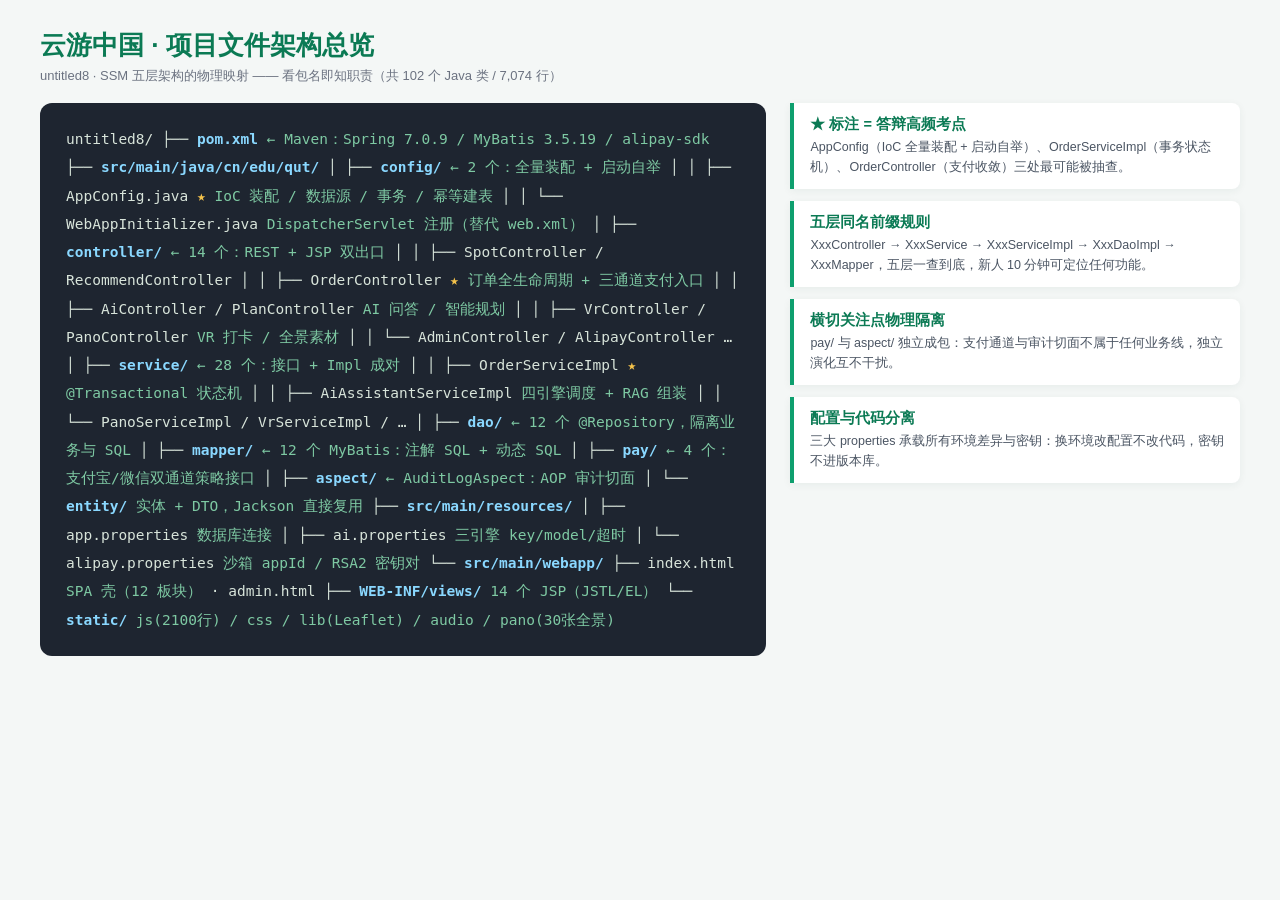
<file: src/main/webapp/static/arch-tree1.html>
<!DOCTYPE html>
<html lang="zh-CN">
<head>
<meta charset="UTF-8">
<title>云游中国 · 项目文件架构总览</title>
<style>
  * { box-sizing: border-box; margin: 0; padding: 0; }
  body { font-family: "Microsoft YaHei", sans-serif; background: #f4f7f6; color: #1f2937; padding: 28px 40px; }
  h1 { font-size: 26px; color: #0b7a54; margin-bottom: 4px; }
  .sub { color: #6b7280; font-size: 13px; margin-bottom: 18px; }
  .wrap { display: flex; gap: 24px; align-items: flex-start; }
  .tree { flex: 1.5; background: #1e2530; border-radius: 12px; padding: 22px 26px; font-family: Consolas, monospace; font-size: 14.5px; line-height: 1.95; color: #d8e4da; }
  .t-cm { color: #7ec9a3; } .t-hl { color: #f5c34b; font-weight: bold; } .t-dir { color: #8ad8ff; font-weight: bold; }
  .notes { flex: 1; }
  .note { background: #fff; border-left: 4px solid #0e9f6e; border-radius: 0 8px 8px 0; padding: 12px 16px; margin-bottom: 12px; box-shadow: 0 2px 8px rgba(15,60,45,.06); }
  .note b { color: #0b7a54; font-size: 14.5px; display: block; margin-bottom: 3px; }
  .note p { font-size: 12.5px; color: #4b5563; line-height: 1.6; }
</style>
</head>
<body>
<h1>云游中国 · 项目文件架构总览</h1>
<div class="sub">untitled8 · SSM 五层架构的物理映射 —— 看包名即知职责（共 102 个 Java 类 / 7,074 行）</div>
<div class="wrap">
<div class="tree">
untitled8/
├── <span class="t-dir">pom.xml</span> <span class="t-cm">← Maven：Spring 7.0.9 / MyBatis 3.5.19 / alipay-sdk</span>
├── <span class="t-dir">src/main/java/cn/edu/qut/</span>
│   ├── <span class="t-dir">config/</span> <span class="t-cm">← 2 个：全量装配 + 启动自举</span>
│   │   ├── AppConfig.java <span class="t-hl">★</span> <span class="t-cm">IoC 装配 / 数据源 / 事务 / 幂等建表</span>
│   │   └── WebAppInitializer.java <span class="t-cm">DispatcherServlet 注册（替代 web.xml）</span>
│   ├── <span class="t-dir">controller/</span> <span class="t-cm">← 14 个：REST + JSP 双出口</span>
│   │   ├── SpotController / RecommendController
│   │   ├── OrderController <span class="t-hl">★</span> <span class="t-cm">订单全生命周期 + 三通道支付入口</span>
│   │   ├── AiController / PlanController <span class="t-cm">AI 问答 / 智能规划</span>
│   │   ├── VrController / PanoController <span class="t-cm">VR 打卡 / 全景素材</span>
│   │   └── AdminController / AlipayController …
│   ├── <span class="t-dir">service/</span> <span class="t-cm">← 28 个：接口 + Impl 成对</span>
│   │   ├── OrderServiceImpl <span class="t-hl">★</span> <span class="t-cm">@Transactional 状态机</span>
│   │   ├── AiAssistantServiceImpl <span class="t-cm">四引擎调度 + RAG 组装</span>
│   │   └── PanoServiceImpl / VrServiceImpl / …
│   ├── <span class="t-dir">dao/</span> <span class="t-cm">← 12 个 @Repository，隔离业务与 SQL</span>
│   ├── <span class="t-dir">mapper/</span> <span class="t-cm">← 12 个 MyBatis：注解 SQL + 动态 SQL</span>
│   ├── <span class="t-dir">pay/</span> <span class="t-cm">← 4 个：支付宝/微信双通道策略接口</span>
│   ├── <span class="t-dir">aspect/</span> <span class="t-cm">← AuditLogAspect：AOP 审计切面</span>
│   └── <span class="t-dir">entity/</span> <span class="t-cm">实体 + DTO，Jackson 直接复用</span>
├── <span class="t-dir">src/main/resources/</span>
│   ├── app.properties <span class="t-cm">数据库连接</span>
│   ├── ai.properties <span class="t-cm">三引擎 key/model/超时</span>
│   └── alipay.properties <span class="t-cm">沙箱 appId / RSA2 密钥对</span>
└── <span class="t-dir">src/main/webapp/</span>
    ├── index.html <span class="t-cm">SPA 壳（12 板块）</span> · admin.html
    ├── <span class="t-dir">WEB-INF/views/</span> <span class="t-cm">14 个 JSP（JSTL/EL）</span>
    └── <span class="t-dir">static/</span> <span class="t-cm">js(2100行) / css / lib(Leaflet) / audio / pano(30张全景)</span>
</div>
<div class="notes">
  <div class="note"><b>★ 标注 = 答辩高频考点</b><p>AppConfig（IoC 全量装配 + 启动自举）、OrderServiceImpl（事务状态机）、OrderController（支付收敛）三处最可能被抽查。</p></div>
  <div class="note"><b>五层同名前缀规则</b><p>XxxController → XxxService → XxxServiceImpl → XxxDaoImpl → XxxMapper，五层一查到底，新人 10 分钟可定位任何功能。</p></div>
  <div class="note"><b>横切关注点物理隔离</b><p>pay/ 与 aspect/ 独立成包：支付通道与审计切面不属于任何业务线，独立演化互不干扰。</p></div>
  <div class="note"><b>配置与代码分离</b><p>三大 properties 承载所有环境差异与密钥：换环境改配置不改代码，密钥不进版本库。</p></div>
</div>
</div>
</body>
</html>
</file>
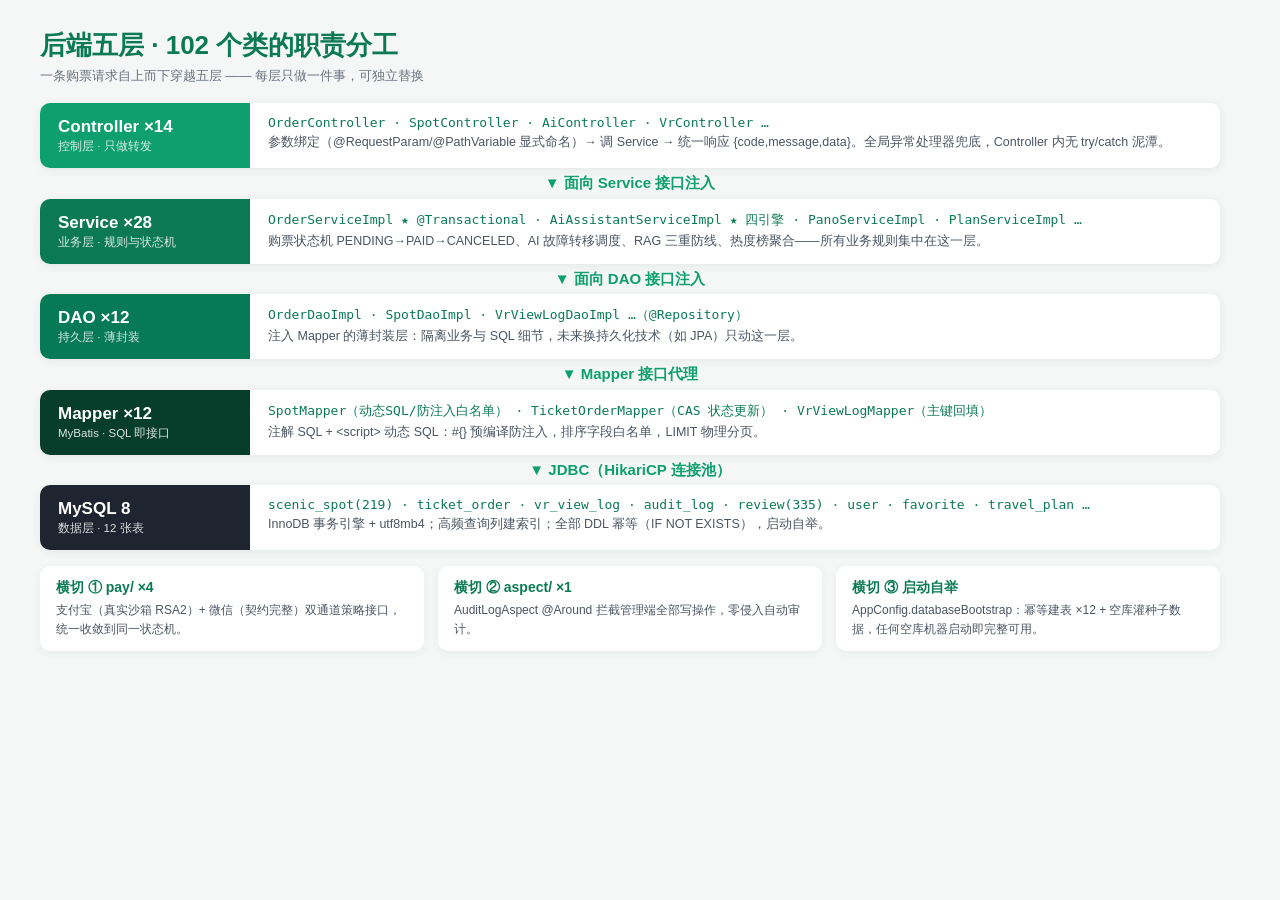
<file: src/main/webapp/static/arch-tree2.html>
<!DOCTYPE html>
<html lang="zh-CN">
<head>
<meta charset="UTF-8">
<title>云游中国 · 后端五层深度解析</title>
<style>
  * { box-sizing: border-box; margin: 0; padding: 0; }
  body { font-family: "Microsoft YaHei", sans-serif; background: #f4f7f6; color: #1f2937; padding: 28px 40px; }
  h1 { font-size: 26px; color: #0b7a54; margin-bottom: 4px; }
  .sub { color: #6b7280; font-size: 13px; margin-bottom: 18px; }
  .flow { display: flex; flex-direction: column; gap: 10px; max-width: 1180px; }
  .layer { display: flex; align-items: stretch; background: #fff; border-radius: 10px; overflow: hidden; box-shadow: 0 2px 10px rgba(15,60,45,.07); }
  .tag { width: 210px; color: #fff; display: flex; flex-direction: column; justify-content: center; padding: 14px 18px; }
  .tag b { font-size: 17px; } .tag span { font-size: 11.5px; opacity: .85; margin-top: 2px; }
  .body { flex: 1; padding: 12px 18px; }
  .body .cls { font-family: Consolas, monospace; font-size: 13px; color: #0b7a54; margin-bottom: 3px; }
  .body .desc { font-size: 12.5px; color: #4b5563; line-height: 1.55; }
  .arrow { text-align: center; color: #0e9f6e; font-size: 15px; font-weight: bold; line-height: .7; }
  .grid { display: grid; grid-template-columns: 1fr 1fr 1fr; gap: 14px; max-width: 1180px; margin-top: 16px; }
  .g { background: #fff; border-radius: 10px; padding: 13px 16px; box-shadow: 0 2px 8px rgba(15,60,45,.06); }
  .g b { color: #0b7a54; font-size: 14px; display: block; margin-bottom: 4px; }
  .g p { font-size: 12px; color: #4b5563; line-height: 1.55; }
</style>
</head>
<body>
<h1>后端五层 · 102 个类的职责分工</h1>
<div class="sub">一条购票请求自上而下穿越五层 —— 每层只做一件事，可独立替换</div>
<div class="flow">
  <div class="layer"><div class="tag" style="background:#0e9f6e;"><b>Controller ×14</b><span>控制层 · 只做转发</span></div>
    <div class="body"><div class="cls">OrderController · SpotController · AiController · VrController …</div>
    <div class="desc">参数绑定（@RequestParam/@PathVariable 显式命名）→ 调 Service → 统一响应 {code,message,data}。全局异常处理器兜底，Controller 内无 try/catch 泥潭。</div></div></div>
  <div class="arrow">▼ 面向 Service 接口注入</div>
  <div class="layer"><div class="tag" style="background:#0b7a54;"><b>Service ×28</b><span>业务层 · 规则与状态机</span></div>
    <div class="body"><div class="cls">OrderServiceImpl ★ @Transactional · AiAssistantServiceImpl ★ 四引擎 · PanoServiceImpl · PlanServiceImpl …</div>
    <div class="desc">购票状态机 PENDING→PAID→CANCELED、AI 故障转移调度、RAG 三重防线、热度榜聚合——所有业务规则集中在这一层。</div></div></div>
  <div class="arrow">▼ 面向 DAO 接口注入</div>
  <div class="layer"><div class="tag" style="background:#057a55;"><b>DAO ×12</b><span>持久层 · 薄封装</span></div>
    <div class="body"><div class="cls">OrderDaoImpl · SpotDaoImpl · VrViewLogDaoImpl …（@Repository）</div>
    <div class="desc">注入 Mapper 的薄封装层：隔离业务与 SQL 细节，未来换持久化技术（如 JPA）只动这一层。</div></div></div>
  <div class="arrow">▼ Mapper 接口代理</div>
  <div class="layer"><div class="tag" style="background:#063d2b;"><b>Mapper ×12</b><span>MyBatis · SQL 即接口</span></div>
    <div class="body"><div class="cls">SpotMapper（动态SQL/防注入白名单） · TicketOrderMapper（CAS 状态更新） · VrViewLogMapper（主键回填）</div>
    <div class="desc">注解 SQL + &lt;script&gt; 动态 SQL：#{} 预编译防注入，排序字段白名单，LIMIT 物理分页。</div></div></div>
  <div class="arrow">▼ JDBC（HikariCP 连接池）</div>
  <div class="layer"><div class="tag" style="background:#1e2530;"><b>MySQL 8</b><span>数据层 · 12 张表</span></div>
    <div class="body"><div class="cls">scenic_spot(219) · ticket_order · vr_view_log · audit_log · review(335) · user · favorite · travel_plan …</div>
    <div class="desc">InnoDB 事务引擎 + utf8mb4；高频查询列建索引；全部 DDL 幂等（IF NOT EXISTS），启动自举。</div></div></div>
</div>
<div class="grid">
  <div class="g"><b>横切 ① pay/ ×4</b><p>支付宝（真实沙箱 RSA2）+ 微信（契约完整）双通道策略接口，统一收敛到同一状态机。</p></div>
  <div class="g"><b>横切 ② aspect/ ×1</b><p>AuditLogAspect @Around 拦截管理端全部写操作，零侵入自动审计。</p></div>
  <div class="g"><b>横切 ③ 启动自举</b><p>AppConfig.databaseBootstrap：幂等建表 ×12 + 空库灌种子数据，任何空库机器启动即完整可用。</p></div>
</div>
</body>
</html>
</file>
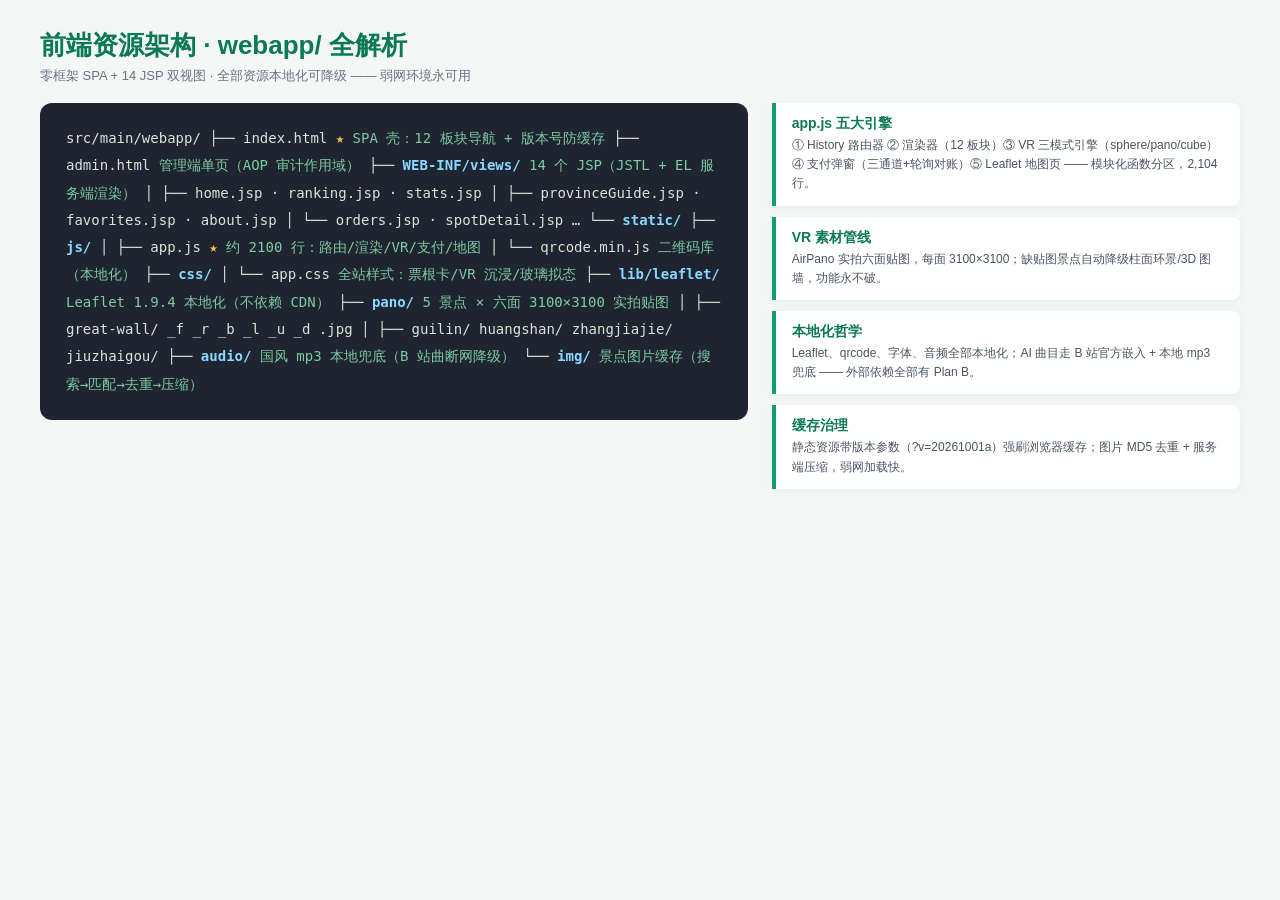
<file: src/main/webapp/static/arch-tree3.html>
<!DOCTYPE html>
<html lang="zh-CN">
<head>
<meta charset="UTF-8">
<title>云游中国 · 前端资源架构</title>
<style>
  * { box-sizing: border-box; margin: 0; padding: 0; }
  body { font-family: "Microsoft YaHei", sans-serif; background: #f4f7f6; color: #1f2937; padding: 28px 40px; }
  h1 { font-size: 26px; color: #0b7a54; margin-bottom: 4px; }
  .sub { color: #6b7280; font-size: 13px; margin-bottom: 18px; }
  .wrap { display: flex; gap: 24px; align-items: flex-start; }
  .tree { flex: 1.4; background: #1e2530; border-radius: 12px; padding: 22px 26px; font-family: Consolas, monospace; font-size: 14px; line-height: 1.95; color: #d8e4da; }
  .t-cm { color: #7ec9a3; } .t-dir { color: #8ad8ff; font-weight: bold; } .t-hl { color: #f5c34b; font-weight: bold; }
  .notes { flex: 1; }
  .note { background: #fff; border-left: 4px solid #0e9f6e; border-radius: 0 8px 8px 0; padding: 12px 16px; margin-bottom: 11px; box-shadow: 0 2px 8px rgba(15,60,45,.06); }
  .note b { color: #0b7a54; font-size: 14px; display: block; margin-bottom: 3px; }
  .note p { font-size: 12px; color: #4b5563; line-height: 1.6; }
</style>
</head>
<body>
<h1>前端资源架构 · webapp/ 全解析</h1>
<div class="sub">零框架 SPA + 14 JSP 双视图 · 全部资源本地化可降级 —— 弱网环境永可用</div>
<div class="wrap">
<div class="tree">
src/main/webapp/
├── index.html <span class="t-hl">★</span> <span class="t-cm">SPA 壳：12 板块导航 + 版本号防缓存</span>
├── admin.html <span class="t-cm">管理端单页（AOP 审计作用域）</span>
├── <span class="t-dir">WEB-INF/views/</span> <span class="t-cm">14 个 JSP（JSTL + EL 服务端渲染）</span>
│   ├── home.jsp · ranking.jsp · stats.jsp
│   ├── provinceGuide.jsp · favorites.jsp · about.jsp
│   └── orders.jsp · spotDetail.jsp …
└── <span class="t-dir">static/</span>
    ├── <span class="t-dir">js/</span>
    │   ├── app.js <span class="t-hl">★</span> <span class="t-cm">约 2100 行：路由/渲染/VR/支付/地图</span>
    │   └── qrcode.min.js <span class="t-cm">二维码库（本地化）</span>
    ├── <span class="t-dir">css/</span>
    │   └── app.css <span class="t-cm">全站样式：票根卡/VR 沉浸/玻璃拟态</span>
    ├── <span class="t-dir">lib/leaflet/</span> <span class="t-cm">Leaflet 1.9.4 本地化（不依赖 CDN）</span>
    ├── <span class="t-dir">pano/</span> <span class="t-cm">5 景点 × 六面 3100×3100 实拍贴图</span>
    │   ├── great-wall/ _f _r _b _l _u _d .jpg
    │   ├── guilin/ huangshan/ zhangjiajie/ jiuzhaigou/
    ├── <span class="t-dir">audio/</span> <span class="t-cm">国风 mp3 本地兜底（B 站曲断网降级）</span>
    └── <span class="t-dir">img/</span> <span class="t-cm">景点图片缓存（搜索→匹配→去重→压缩）</span>
</div>
<div class="notes">
  <div class="note"><b>app.js 五大引擎</b><p>① History 路由器 ② 渲染器（12 板块）③ VR 三模式引擎（sphere/pano/cube）④ 支付弹窗（三通道+轮询对账）⑤ Leaflet 地图页 —— 模块化函数分区，2,104 行。</p></div>
  <div class="note"><b>VR 素材管线</b><p>AirPano 实拍六面贴图，每面 3100×3100；缺贴图景点自动降级柱面环景/3D 图墙，功能永不破。</p></div>
  <div class="note"><b>本地化哲学</b><p>Leaflet、qrcode、字体、音频全部本地化；AI 曲目走 B 站官方嵌入 + 本地 mp3 兜底 —— 外部依赖全部有 Plan B。</p></div>
  <div class="note"><b>缓存治理</b><p>静态资源带版本参数（?v=20261001a）强刷浏览器缓存；图片 MD5 去重 + 服务端压缩，弱网加载快。</p></div>
</div>
</div>
</body>
</html>
</file>
